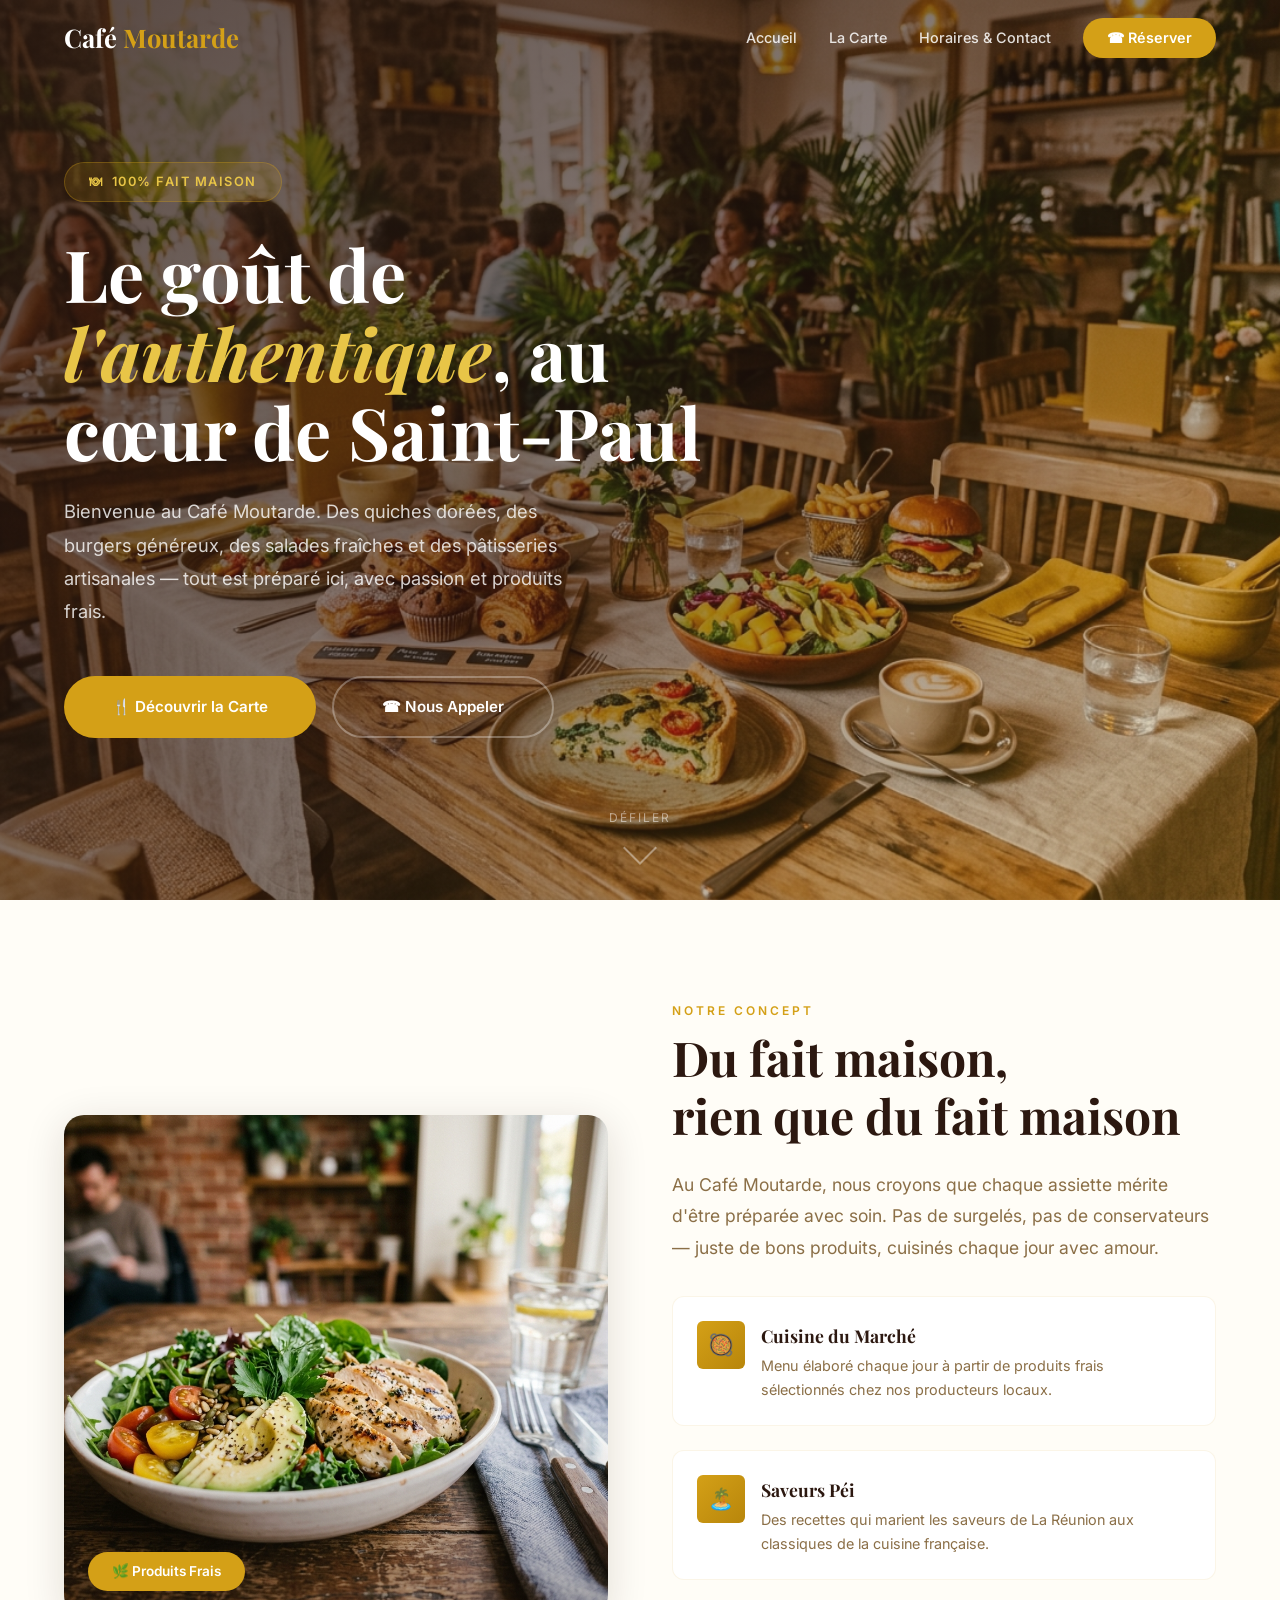
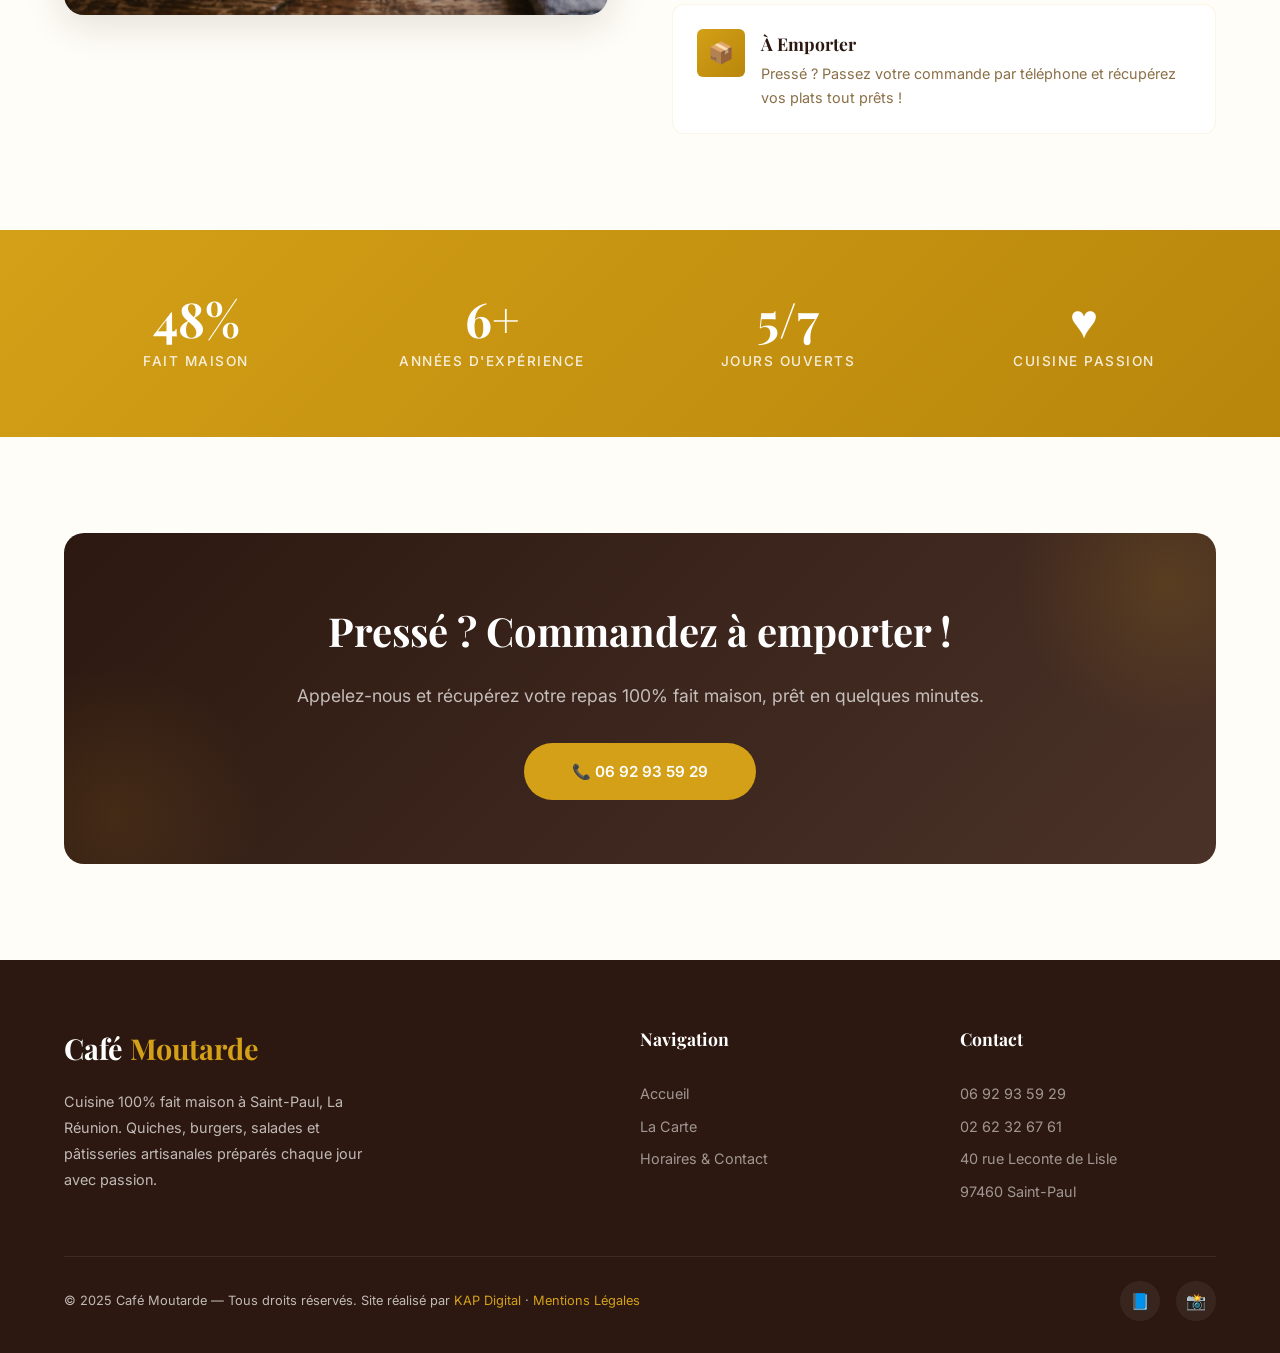
<file: index.html>
<!DOCTYPE html>
<html lang="fr">
<head>
  <meta charset="UTF-8" />
  <meta name="viewport" content="width=device-width, initial-scale=1.0" />
  <title>Café Moutarde — Cuisine 100% Fait Maison à Saint-Paul, La Réunion</title>
  <meta name="description" content="Café Moutarde vous accueille à Saint-Paul (La Réunion) pour une cuisine 100% fait maison : quiches, salades, burgers artisanaux, magret de canard et pâtisseries gourmandes. Plats à emporter disponibles." />
  <meta name="keywords" content="café moutarde, restaurant saint-paul, fait maison, la réunion, quiche, burger artisanal, plat à emporter, bellemène" />
  <meta property="og:title" content="Café Moutarde — Cuisine 100% Fait Maison" />
  <meta property="og:description" content="Restaurant de cuisine fait maison à Saint-Paul, La Réunion. Quiches, burgers, salades et pâtisseries artisanales." />
  <meta property="og:type" content="restaurant" />
  <meta property="og:image" content="images/hero.jpg" />
  <link rel="stylesheet" href="style.css" />
</head>
<body>

  <!-- ===== NAVBAR ===== -->
  <nav class="navbar" id="navbar">
    <div class="container">
      <a href="index.html" class="navbar-brand">
        <span class="navbar-logo">Café <span>Moutarde</span></span>
      </a>
      <div class="navbar-nav" id="navMenu">
        <a href="index.html" class="active">Accueil</a>
        <a href="carte.html">La Carte</a>
        <a href="contact.html">Horaires & Contact</a>
        <a href="tel:0692935929" class="nav-cta">☎ Réserver</a>
      </div>
      <div class="mobile-toggle" id="mobileToggle">
        <span></span>
        <span></span>
        <span></span>
      </div>
    </div>
  </nav>

  <!-- ===== HERO ===== -->
  <section class="hero" id="hero">
    <div class="hero-bg">
      <img src="images/hero.jpg" alt="Intérieur chaleureux du Café Moutarde avec plats faits maison" />
    </div>
    <div class="hero-overlay"></div>
    <div class="container">
      <div class="hero-content">
        <div class="hero-badge">
          <span>🍽</span>
          <span>100% Fait Maison</span>
        </div>
        <h1>Le goût de <em>l'authentique</em>, au cœur de Saint-Paul</h1>
        <p class="hero-text">
          Bienvenue au Café Moutarde. Des quiches dorées, des burgers généreux, 
          des salades fraîches et des pâtisseries artisanales — tout est préparé 
          ici, avec passion et produits frais.
        </p>
        <div class="hero-actions">
          <a href="carte.html" class="btn btn-primary">
            🍴 Découvrir la Carte
          </a>
          <a href="tel:0692935929" class="btn btn-outline">
            ☎ Nous Appeler
          </a>
        </div>
      </div>
    </div>
    <div class="hero-scroll">
      <span>Défiler</span>
      <div class="arrow"></div>
    </div>
  </section>

  <!-- ===== CONCEPT ===== -->
  <section class="concept" id="concept">
    <div class="container">
      <div class="concept-grid">
        <div class="concept-image animate-on-scroll">
          <img src="images/salade.jpg" alt="Salade fraîche fait maison au Café Moutarde" />
          <span class="concept-badge">🌿 Produits Frais</span>
        </div>
        <div class="concept-text animate-on-scroll">
          <span class="section-label">Notre Concept</span>
          <h2 class="section-title">Du fait maison,<br>rien que du fait maison</h2>
          <p class="section-subtitle">
            Au Café Moutarde, nous croyons que chaque assiette mérite d'être préparée 
            avec soin. Pas de surgelés, pas de conservateurs — juste de bons produits, 
            cuisinés chaque jour avec amour.
          </p>
          <div class="concept-features">
            <div class="concept-feature">
              <div class="concept-feature-icon">🥘</div>
              <div>
                <h4>Cuisine du Marché</h4>
                <p>Menu élaboré chaque jour à partir de produits frais sélectionnés chez nos producteurs locaux.</p>
              </div>
            </div>
            <div class="concept-feature">
              <div class="concept-feature-icon">🏝️</div>
              <div>
                <h4>Saveurs Péi</h4>
                <p>Des recettes qui marient les saveurs de La Réunion aux classiques de la cuisine française.</p>
              </div>
            </div>
            <div class="concept-feature">
              <div class="concept-feature-icon">📦</div>
              <div>
                <h4>À Emporter</h4>
                <p>Pressé ? Passez votre commande par téléphone et récupérez vos plats tout prêts !</p>
              </div>
            </div>
          </div>
        </div>
      </div>
    </div>
  </section>

  <!-- ===== STATS ===== -->
  <section class="stats">
    <div class="container">
      <div class="stats-grid">
        <div class="stat-item animate-on-scroll">
          <div class="stat-number">100%</div>
          <div class="stat-label">Fait Maison</div>
        </div>
        <div class="stat-item animate-on-scroll">
          <div class="stat-number">6+</div>
          <div class="stat-label">Années d'Expérience</div>
        </div>
        <div class="stat-item animate-on-scroll">
          <div class="stat-number">5/7</div>
          <div class="stat-label">Jours Ouverts</div>
        </div>
        <div class="stat-item animate-on-scroll">
          <div class="stat-number">♥</div>
          <div class="stat-label">Cuisine Passion</div>
        </div>
      </div>
    </div>
  </section>

  <!-- ===== CTA ===== -->
  <section class="cta-section">
    <div class="container">
      <div class="cta-box animate-on-scroll">
        <h2>Pressé ? Commandez à emporter !</h2>
        <p>
          Appelez-nous et récupérez votre repas 100% fait maison, 
          prêt en quelques minutes.
        </p>
        <a href="tel:0692935929" class="btn btn-primary">
          📞 06 92 93 59 29
        </a>
      </div>
    </div>
  </section>

  <!-- ===== FOOTER ===== -->
  <footer class="footer">
    <div class="container">
      <div class="footer-grid">
        <div class="footer-brand">
          <span class="navbar-logo">Café <span>Moutarde</span></span>
          <p>
            Cuisine 100% fait maison à Saint-Paul, La Réunion. 
            Quiches, burgers, salades et pâtisseries artisanales 
            préparés chaque jour avec passion.
          </p>
        </div>
        <div>
          <h4>Navigation</h4>
          <div class="footer-links">
            <a href="index.html">Accueil</a>
            <a href="carte.html">La Carte</a>
            <a href="contact.html">Horaires & Contact</a>
          </div>
        </div>
        <div>
          <h4>Contact</h4>
          <div class="footer-links">
            <a href="tel:0692935929">06 92 93 59 29</a>
            <a href="tel:0262326761">02 62 32 67 61</a>
            <a>40 rue Leconte de Lisle</a>
            <a>97460 Saint-Paul</a>
          </div>
        </div>
      </div>
      <div class="footer-bottom">
        <span>© 2025 Café Moutarde — Tous droits réservés. Site réalisé par <a href="https://kapdigital.re" target="_blank" rel="noopener">KAP Digital</a> · <a href="mentions-legales.html">Mentions Légales</a></span>
        <div class="footer-social">
          <a href="https://www.facebook.com" target="_blank" rel="noopener" aria-label="Facebook">📘</a>
          <a href="https://www.instagram.com" target="_blank" rel="noopener" aria-label="Instagram">📸</a>
        </div>
      </div>
    </div>
  </footer>

  <!-- ===== SCRIPTS ===== -->
  <script>
    // Navbar scroll effect
    const navbar = document.getElementById('navbar');
    window.addEventListener('scroll', () => {
      navbar.classList.toggle('scrolled', window.scrollY > 60);
    });

    // Mobile menu
    const mobileToggle = document.getElementById('mobileToggle');
    const navMenu = document.getElementById('navMenu');
    mobileToggle.addEventListener('click', () => {
      mobileToggle.classList.toggle('active');
      navMenu.classList.toggle('open');
    });
    navMenu.querySelectorAll('a').forEach(link => {
      link.addEventListener('click', () => {
        mobileToggle.classList.remove('active');
        navMenu.classList.remove('open');
      });
    });

    // Scroll animations
    const observer = new IntersectionObserver((entries) => {
      entries.forEach((entry, i) => {
        if (entry.isIntersecting) {
          setTimeout(() => entry.target.classList.add('visible'), i * 100);
          observer.unobserve(entry.target);
        }
      });
    }, { threshold: 0.15, rootMargin: '0px 0px -50px 0px' });
    document.querySelectorAll('.animate-on-scroll').forEach(el => observer.observe(el));

    // Counter animation
    const statsSection = document.querySelector('.stats');
    const statsObserver = new IntersectionObserver((entries) => {
      if (entries[0].isIntersecting) {
        document.querySelectorAll('.stat-number').forEach(el => {
          const text = el.textContent.trim();
          if (/^\d+/.test(text)) {
            const num = parseInt(text), suffix = text.replace(/^\d+/, '');
            let current = 0;
            const step = Math.ceil(num / 40);
            const interval = setInterval(() => {
              current += step;
              if (current >= num) { current = num; clearInterval(interval); }
              el.textContent = current + suffix;
            }, 30);
          }
        });
        statsObserver.unobserve(statsSection);
      }
    }, { threshold: 0.5 });
    statsObserver.observe(statsSection);
  </script>

</body>
</html>
</file>
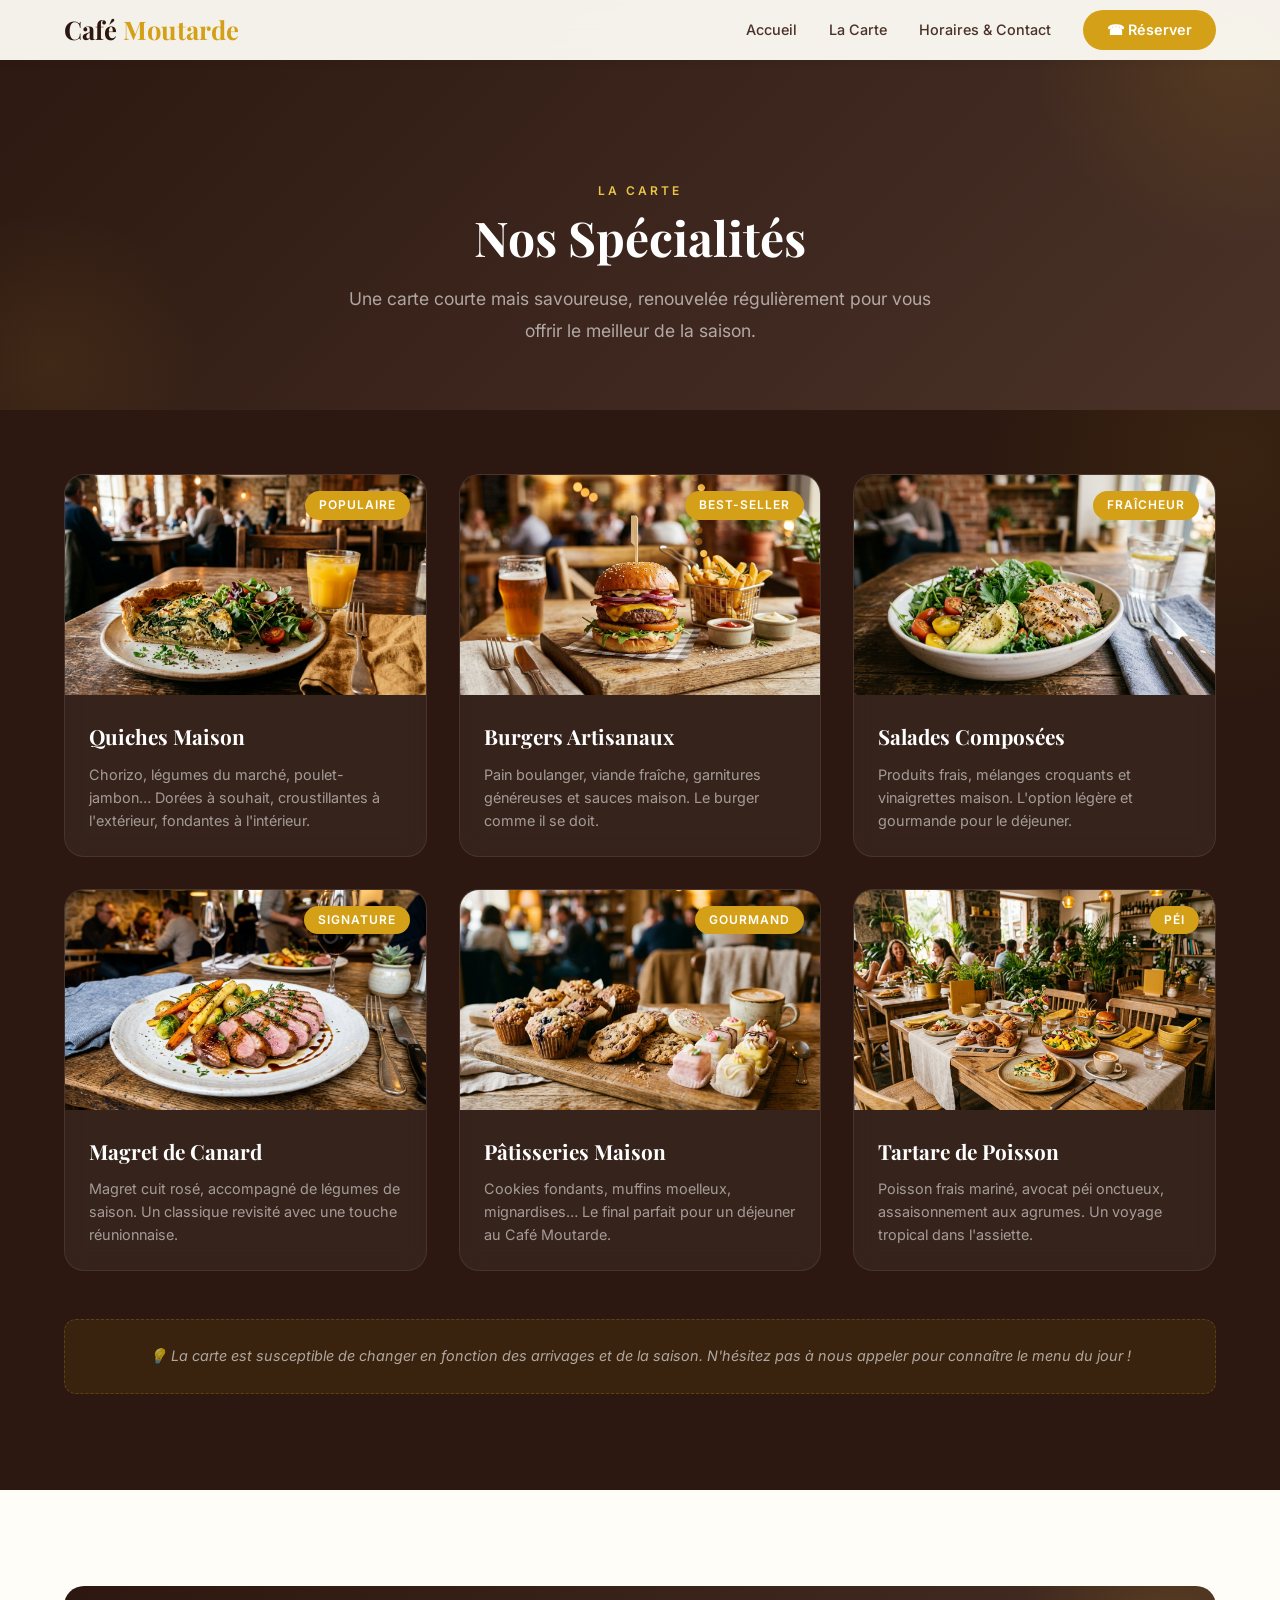
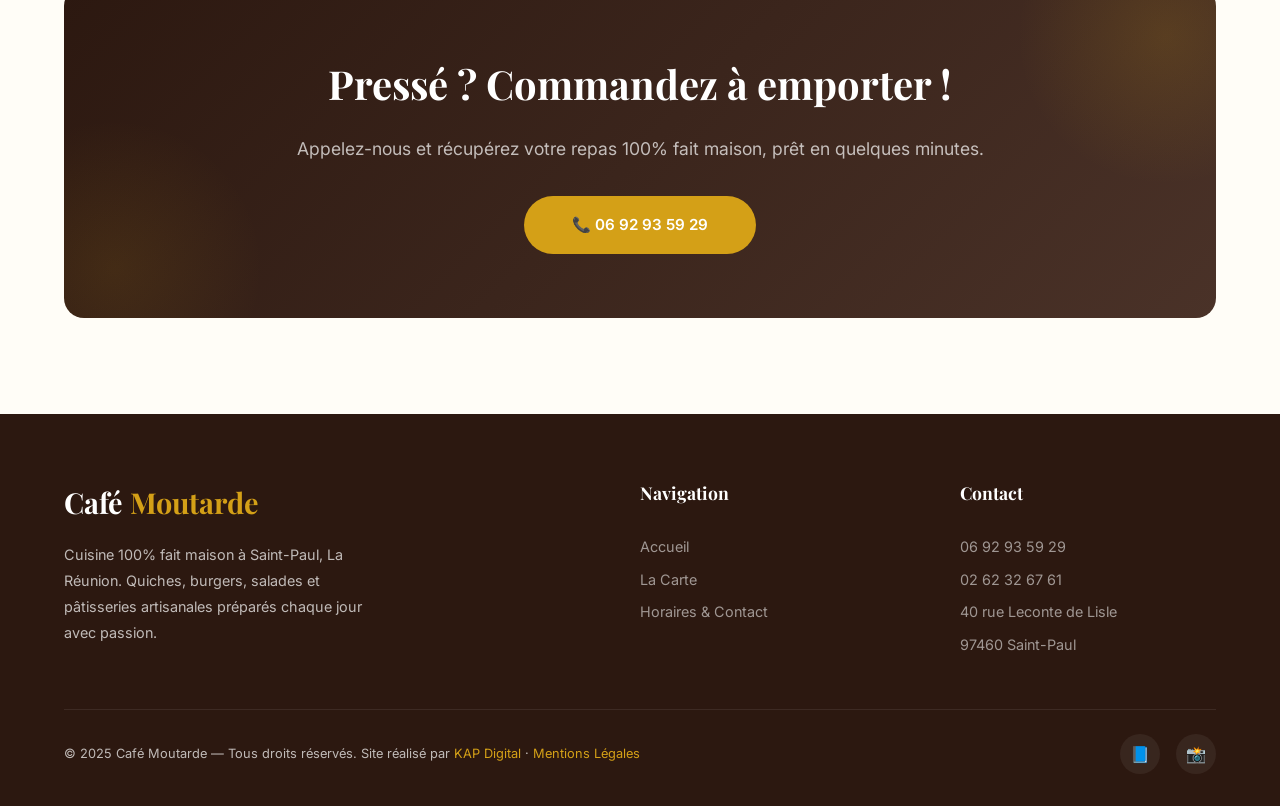
<file: carte.html>
<!DOCTYPE html>
<html lang="fr">
<head>
  <meta charset="UTF-8" />
  <meta name="viewport" content="width=device-width, initial-scale=1.0" />
  <title>La Carte — Café Moutarde | Cuisine Fait Maison à Saint-Paul</title>
  <meta name="description" content="Découvrez la carte du Café Moutarde : quiches maison, burgers artisanaux, salades composées, magret de canard, tartare de poisson et pâtisseries. Tout est 100% fait maison." />
  <meta property="og:title" content="La Carte — Café Moutarde" />
  <meta property="og:description" content="Quiches, burgers artisanaux, salades, magret et pâtisseries — tout fait maison à Saint-Paul, La Réunion." />
  <meta property="og:type" content="restaurant.menu" />
  <meta property="og:image" content="images/quiche.jpg" />
  <link rel="stylesheet" href="style.css" />
</head>
<body>

  <!-- ===== NAVBAR ===== -->
  <nav class="navbar scrolled" id="navbar">
    <div class="container">
      <a href="index.html" class="navbar-brand">
        <span class="navbar-logo">Café <span>Moutarde</span></span>
      </a>
      <div class="navbar-nav" id="navMenu">
        <a href="index.html">Accueil</a>
        <a href="carte.html" class="active">La Carte</a>
        <a href="contact.html">Horaires & Contact</a>
        <a href="tel:0692935929" class="nav-cta">☎ Réserver</a>
      </div>
      <div class="mobile-toggle" id="mobileToggle">
        <span></span>
        <span></span>
        <span></span>
      </div>
    </div>
  </nav>

  <!-- ===== PAGE HEADER ===== -->
  <section class="page-header">
    <div class="container">
      <span class="section-label">La Carte</span>
      <h1 class="section-title">Nos Spécialités</h1>
      <p class="section-subtitle">
        Une carte courte mais savoureuse, renouvelée régulièrement pour vous 
        offrir le meilleur de la saison.
      </p>
    </div>
  </section>

  <!-- ===== MENU CARDS ===== -->
  <section class="menu" style="padding-top: var(--space-3xl);">
    <div class="container">
      <div class="menu-grid">
        <!-- Card 1 -->
        <div class="menu-card animate-on-scroll">
          <div class="menu-card-image">
            <img src="images/quiche.jpg" alt="Quiche artisanale au chorizo" />
            <span class="menu-card-tag">Populaire</span>
          </div>
          <div class="menu-card-content">
            <h3>Quiches Maison</h3>
            <p>Chorizo, légumes du marché, poulet-jambon… Dorées à souhait, croustillantes à l'extérieur, fondantes à l'intérieur.</p>
          </div>
        </div>

        <!-- Card 2 -->
        <div class="menu-card animate-on-scroll">
          <div class="menu-card-image">
            <img src="images/burger.jpg" alt="Burger artisanal maison" />
            <span class="menu-card-tag">Best-seller</span>
          </div>
          <div class="menu-card-content">
            <h3>Burgers Artisanaux</h3>
            <p>Pain boulanger, viande fraîche, garnitures généreuses et sauces maison. Le burger comme il se doit.</p>
          </div>
        </div>

        <!-- Card 3 -->
        <div class="menu-card animate-on-scroll">
          <div class="menu-card-image">
            <img src="images/salade.jpg" alt="Salade composée fraîche" />
            <span class="menu-card-tag">Fraîcheur</span>
          </div>
          <div class="menu-card-content">
            <h3>Salades Composées</h3>
            <p>Produits frais, mélanges croquants et vinaigrettes maison. L'option légère et gourmande pour le déjeuner.</p>
          </div>
        </div>

        <!-- Card 4 -->
        <div class="menu-card animate-on-scroll">
          <div class="menu-card-image">
            <img src="images/magret.jpg" alt="Magret de canard" />
            <span class="menu-card-tag">Signature</span>
          </div>
          <div class="menu-card-content">
            <h3>Magret de Canard</h3>
            <p>Magret cuit rosé, accompagné de légumes de saison. Un classique revisité avec une touche réunionnaise.</p>
          </div>
        </div>

        <!-- Card 5 -->
        <div class="menu-card animate-on-scroll">
          <div class="menu-card-image">
            <img src="images/desserts.jpg" alt="Pâtisseries maison — cookies et muffins" />
            <span class="menu-card-tag">Gourmand</span>
          </div>
          <div class="menu-card-content">
            <h3>Pâtisseries Maison</h3>
            <p>Cookies fondants, muffins moelleux, mignardises… Le final parfait pour un déjeuner au Café Moutarde.</p>
          </div>
        </div>

        <!-- Card 6 -->
        <div class="menu-card animate-on-scroll">
          <div class="menu-card-image">
            <img src="images/hero.jpg" alt="Tartare de poisson à l'avocat péi" />
            <span class="menu-card-tag">Péi</span>
          </div>
          <div class="menu-card-content">
            <h3>Tartare de Poisson</h3>
            <p>Poisson frais mariné, avocat péi onctueux, assaisonnement aux agrumes. Un voyage tropical dans l'assiette.</p>
          </div>
        </div>
      </div>

      <div class="menu-note">
        💡 La carte est susceptible de changer en fonction des arrivages et de la saison. 
        N'hésitez pas à nous appeler pour connaître le menu du jour !
      </div>
    </div>
  </section>

  <!-- ===== CTA ===== -->
  <section class="cta-section">
    <div class="container">
      <div class="cta-box animate-on-scroll">
        <h2>Pressé ? Commandez à emporter !</h2>
        <p>
          Appelez-nous et récupérez votre repas 100% fait maison, 
          prêt en quelques minutes.
        </p>
        <a href="tel:0692935929" class="btn btn-primary">
          📞 06 92 93 59 29
        </a>
      </div>
    </div>
  </section>

  <!-- ===== FOOTER ===== -->
  <footer class="footer">
    <div class="container">
      <div class="footer-grid">
        <div class="footer-brand">
          <span class="navbar-logo">Café <span>Moutarde</span></span>
          <p>
            Cuisine 100% fait maison à Saint-Paul, La Réunion. 
            Quiches, burgers, salades et pâtisseries artisanales 
            préparés chaque jour avec passion.
          </p>
        </div>
        <div>
          <h4>Navigation</h4>
          <div class="footer-links">
            <a href="index.html">Accueil</a>
            <a href="carte.html">La Carte</a>
            <a href="contact.html">Horaires & Contact</a>
          </div>
        </div>
        <div>
          <h4>Contact</h4>
          <div class="footer-links">
            <a href="tel:0692935929">06 92 93 59 29</a>
            <a href="tel:0262326761">02 62 32 67 61</a>
            <a>40 rue Leconte de Lisle</a>
            <a>97460 Saint-Paul</a>
          </div>
        </div>
      </div>
      <div class="footer-bottom">
        <span>© 2025 Café Moutarde — Tous droits réservés. Site réalisé par <a href="https://kapdigital.re" target="_blank" rel="noopener">KAP Digital</a> · <a href="mentions-legales.html">Mentions Légales</a></span>
        <div class="footer-social">
          <a href="https://www.facebook.com" target="_blank" rel="noopener" aria-label="Facebook">📘</a>
          <a href="https://www.instagram.com" target="_blank" rel="noopener" aria-label="Instagram">📸</a>
        </div>
      </div>
    </div>
  </footer>

  <!-- ===== SCRIPTS ===== -->
  <script>
    // Mobile menu
    const mobileToggle = document.getElementById('mobileToggle');
    const navMenu = document.getElementById('navMenu');
    mobileToggle.addEventListener('click', () => {
      mobileToggle.classList.toggle('active');
      navMenu.classList.toggle('open');
    });
    navMenu.querySelectorAll('a').forEach(link => {
      link.addEventListener('click', () => {
        mobileToggle.classList.remove('active');
        navMenu.classList.remove('open');
      });
    });

    // Scroll animations
    const observer = new IntersectionObserver((entries) => {
      entries.forEach((entry, i) => {
        if (entry.isIntersecting) {
          setTimeout(() => entry.target.classList.add('visible'), i * 100);
          observer.unobserve(entry.target);
        }
      });
    }, { threshold: 0.15, rootMargin: '0px 0px -50px 0px' });
    document.querySelectorAll('.animate-on-scroll').forEach(el => observer.observe(el));
  </script>

</body>
</html>
</file>
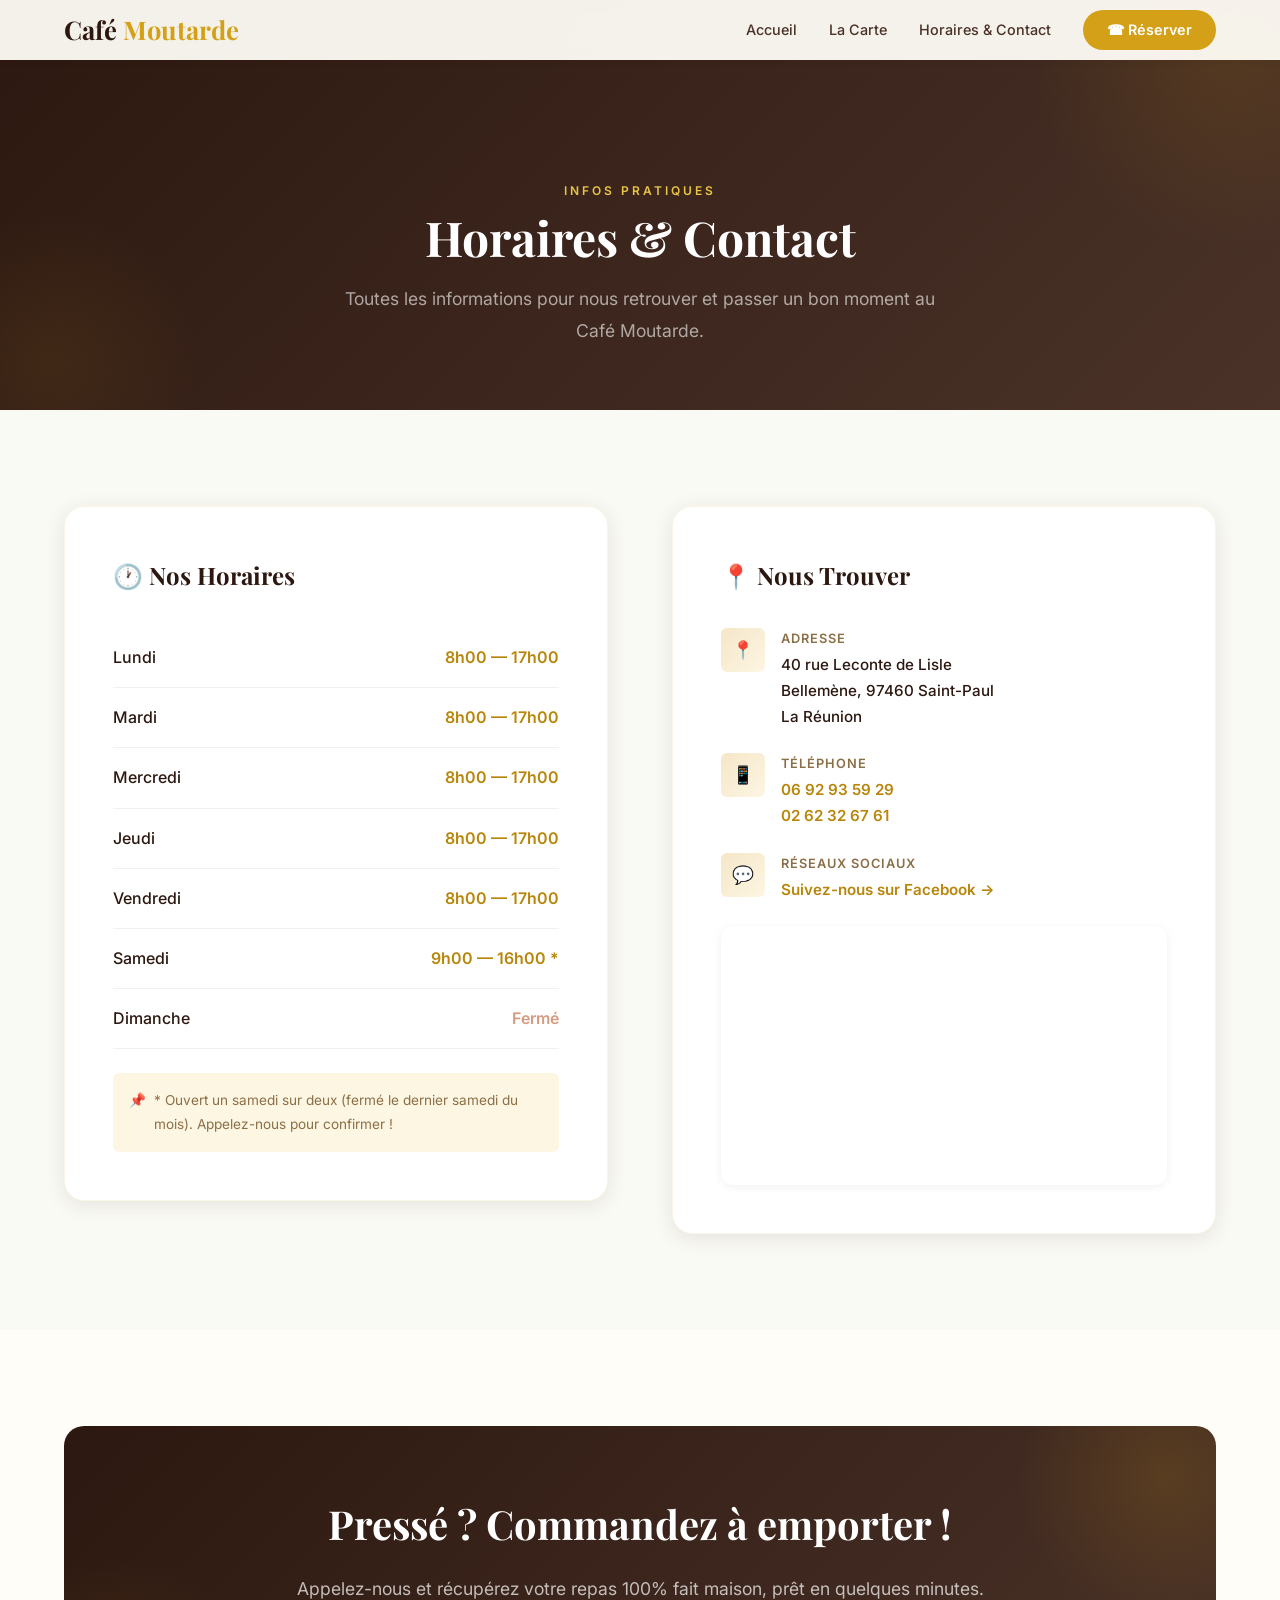
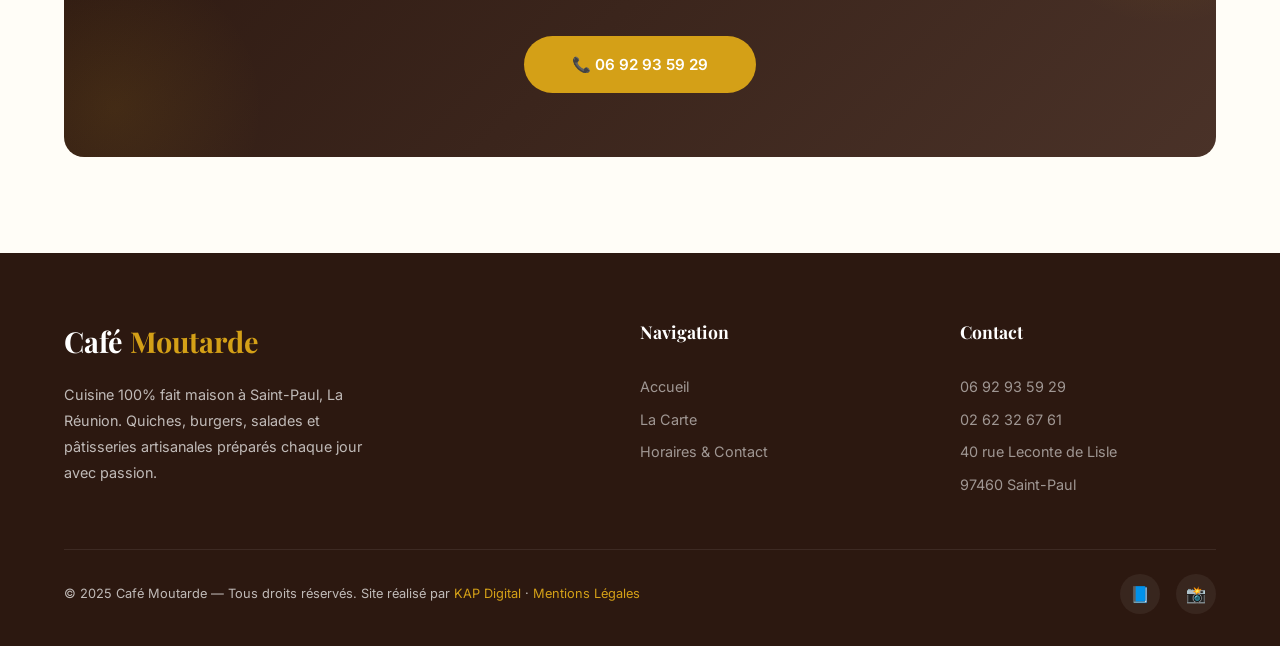
<file: contact.html>
<!DOCTYPE html>
<html lang="fr">
<head>
  <meta charset="UTF-8" />
  <meta name="viewport" content="width=device-width, initial-scale=1.0" />
  <title>Horaires & Contact — Café Moutarde | Saint-Paul, La Réunion</title>
  <meta name="description" content="Retrouvez les horaires d'ouverture et les coordonnées du Café Moutarde : 40 rue Leconte de Lisle, Bellemène, 97460 Saint-Paul. Tél : 06 92 93 59 29." />
  <meta property="og:title" content="Horaires & Contact — Café Moutarde" />
  <meta property="og:description" content="Ouvert du lundi au vendredi 8h-17h. 40 rue Leconte de Lisle, Saint-Paul, La Réunion. Appelez-nous !" />
  <meta property="og:type" content="restaurant" />
  <meta property="og:image" content="images/hero.jpg" />
  <link rel="stylesheet" href="style.css" />
</head>
<body>

  <!-- ===== NAVBAR ===== -->
  <nav class="navbar scrolled" id="navbar">
    <div class="container">
      <a href="index.html" class="navbar-brand">
        <span class="navbar-logo">Café <span>Moutarde</span></span>
      </a>
      <div class="navbar-nav" id="navMenu">
        <a href="index.html">Accueil</a>
        <a href="carte.html">La Carte</a>
        <a href="contact.html" class="active">Horaires & Contact</a>
        <a href="tel:0692935929" class="nav-cta">☎ Réserver</a>
      </div>
      <div class="mobile-toggle" id="mobileToggle">
        <span></span>
        <span></span>
        <span></span>
      </div>
    </div>
  </nav>

  <!-- ===== PAGE HEADER ===== -->
  <section class="page-header">
    <div class="container">
      <span class="section-label">Infos Pratiques</span>
      <h1 class="section-title">Horaires & Contact</h1>
      <p class="section-subtitle">
        Toutes les informations pour nous retrouver et passer un bon moment au Café Moutarde.
      </p>
    </div>
  </section>

  <!-- ===== HORAIRES & CONTACT ===== -->
  <section class="horaires">
    <div class="container">
      <div class="horaires-grid">
        <!-- Horaires -->
        <div class="horaires-card animate-on-scroll">
          <h3>🕐 Nos Horaires</h3>
          <div class="horaire-row">
            <span class="horaire-day">Lundi</span>
            <span class="horaire-time">8h00 — 17h00</span>
          </div>
          <div class="horaire-row">
            <span class="horaire-day">Mardi</span>
            <span class="horaire-time">8h00 — 17h00</span>
          </div>
          <div class="horaire-row">
            <span class="horaire-day">Mercredi</span>
            <span class="horaire-time">8h00 — 17h00</span>
          </div>
          <div class="horaire-row">
            <span class="horaire-day">Jeudi</span>
            <span class="horaire-time">8h00 — 17h00</span>
          </div>
          <div class="horaire-row">
            <span class="horaire-day">Vendredi</span>
            <span class="horaire-time">8h00 — 17h00</span>
          </div>
          <div class="horaire-row">
            <span class="horaire-day">Samedi</span>
            <span class="horaire-time">9h00 — 16h00 *</span>
          </div>
          <div class="horaire-row">
            <span class="horaire-day">Dimanche</span>
            <span class="horaire-time closed">Fermé</span>
          </div>
          <div class="horaires-note">
            <strong>📌</strong>
            <span>* Ouvert un samedi sur deux (fermé le dernier samedi du mois). Appelez-nous pour confirmer !</span>
          </div>
        </div>

        <!-- Contact -->
        <div class="contact-card animate-on-scroll">
          <h3>📍 Nous Trouver</h3>

          <div class="contact-item">
            <div class="contact-icon">📍</div>
            <div>
              <h4>Adresse</h4>
              <p>40 rue Leconte de Lisle<br>Bellemène, 97460 Saint-Paul<br>La Réunion</p>
            </div>
          </div>

          <div class="contact-item">
            <div class="contact-icon">📱</div>
            <div>
              <h4>Téléphone</h4>
              <p>
                <a href="tel:0692935929">06 92 93 59 29</a><br>
                <a href="tel:0262326761">02 62 32 67 61</a>
              </p>
            </div>
          </div>

          <div class="contact-item">
            <div class="contact-icon">💬</div>
            <div>
              <h4>Réseaux Sociaux</h4>
              <p><a href="https://www.facebook.com" target="_blank" rel="noopener">Suivez-nous sur Facebook →</a></p>
            </div>
          </div>

          <div class="map-embed">
            <iframe 
              src="https://www.google.com/maps/embed?pb=!1m18!1m12!1m3!1d3740.5!2d55.27!3d-21.00!2m3!1f0!2f0!3f0!3m2!1i1024!2i768!4f13.1!3m3!1m2!1s0x0%3A0x0!2s40+rue+Leconte+de+Lisle+97460+Saint-Paul!5e0!3m2!1sfr!2sre!4v1" 
              allowfullscreen="" 
              loading="lazy"
              title="Localisation Café Moutarde sur Google Maps"
            ></iframe>
          </div>
        </div>
      </div>
    </div>
  </section>

  <!-- ===== CTA ===== -->
  <section class="cta-section">
    <div class="container">
      <div class="cta-box animate-on-scroll">
        <h2>Pressé ? Commandez à emporter !</h2>
        <p>
          Appelez-nous et récupérez votre repas 100% fait maison, 
          prêt en quelques minutes.
        </p>
        <a href="tel:0692935929" class="btn btn-primary">
          📞 06 92 93 59 29
        </a>
      </div>
    </div>
  </section>

  <!-- ===== FOOTER ===== -->
  <footer class="footer">
    <div class="container">
      <div class="footer-grid">
        <div class="footer-brand">
          <span class="navbar-logo">Café <span>Moutarde</span></span>
          <p>
            Cuisine 100% fait maison à Saint-Paul, La Réunion. 
            Quiches, burgers, salades et pâtisseries artisanales 
            préparés chaque jour avec passion.
          </p>
        </div>
        <div>
          <h4>Navigation</h4>
          <div class="footer-links">
            <a href="index.html">Accueil</a>
            <a href="carte.html">La Carte</a>
            <a href="contact.html">Horaires & Contact</a>
          </div>
        </div>
        <div>
          <h4>Contact</h4>
          <div class="footer-links">
            <a href="tel:0692935929">06 92 93 59 29</a>
            <a href="tel:0262326761">02 62 32 67 61</a>
            <a>40 rue Leconte de Lisle</a>
            <a>97460 Saint-Paul</a>
          </div>
        </div>
      </div>
      <div class="footer-bottom">
        <span>© 2025 Café Moutarde — Tous droits réservés. Site réalisé par <a href="https://kapdigital.re" target="_blank" rel="noopener">KAP Digital</a> · <a href="mentions-legales.html">Mentions Légales</a></span>
        <div class="footer-social">
          <a href="https://www.facebook.com" target="_blank" rel="noopener" aria-label="Facebook">📘</a>
          <a href="https://www.instagram.com" target="_blank" rel="noopener" aria-label="Instagram">📸</a>
        </div>
      </div>
    </div>
  </footer>

  <!-- ===== SCRIPTS ===== -->
  <script>
    // Mobile menu
    const mobileToggle = document.getElementById('mobileToggle');
    const navMenu = document.getElementById('navMenu');
    mobileToggle.addEventListener('click', () => {
      mobileToggle.classList.toggle('active');
      navMenu.classList.toggle('open');
    });
    navMenu.querySelectorAll('a').forEach(link => {
      link.addEventListener('click', () => {
        mobileToggle.classList.remove('active');
        navMenu.classList.remove('open');
      });
    });

    // Scroll animations
    const observer = new IntersectionObserver((entries) => {
      entries.forEach((entry, i) => {
        if (entry.isIntersecting) {
          setTimeout(() => entry.target.classList.add('visible'), i * 100);
          observer.unobserve(entry.target);
        }
      });
    }, { threshold: 0.15, rootMargin: '0px 0px -50px 0px' });
    document.querySelectorAll('.animate-on-scroll').forEach(el => observer.observe(el));
  </script>

</body>
</html>
</file>
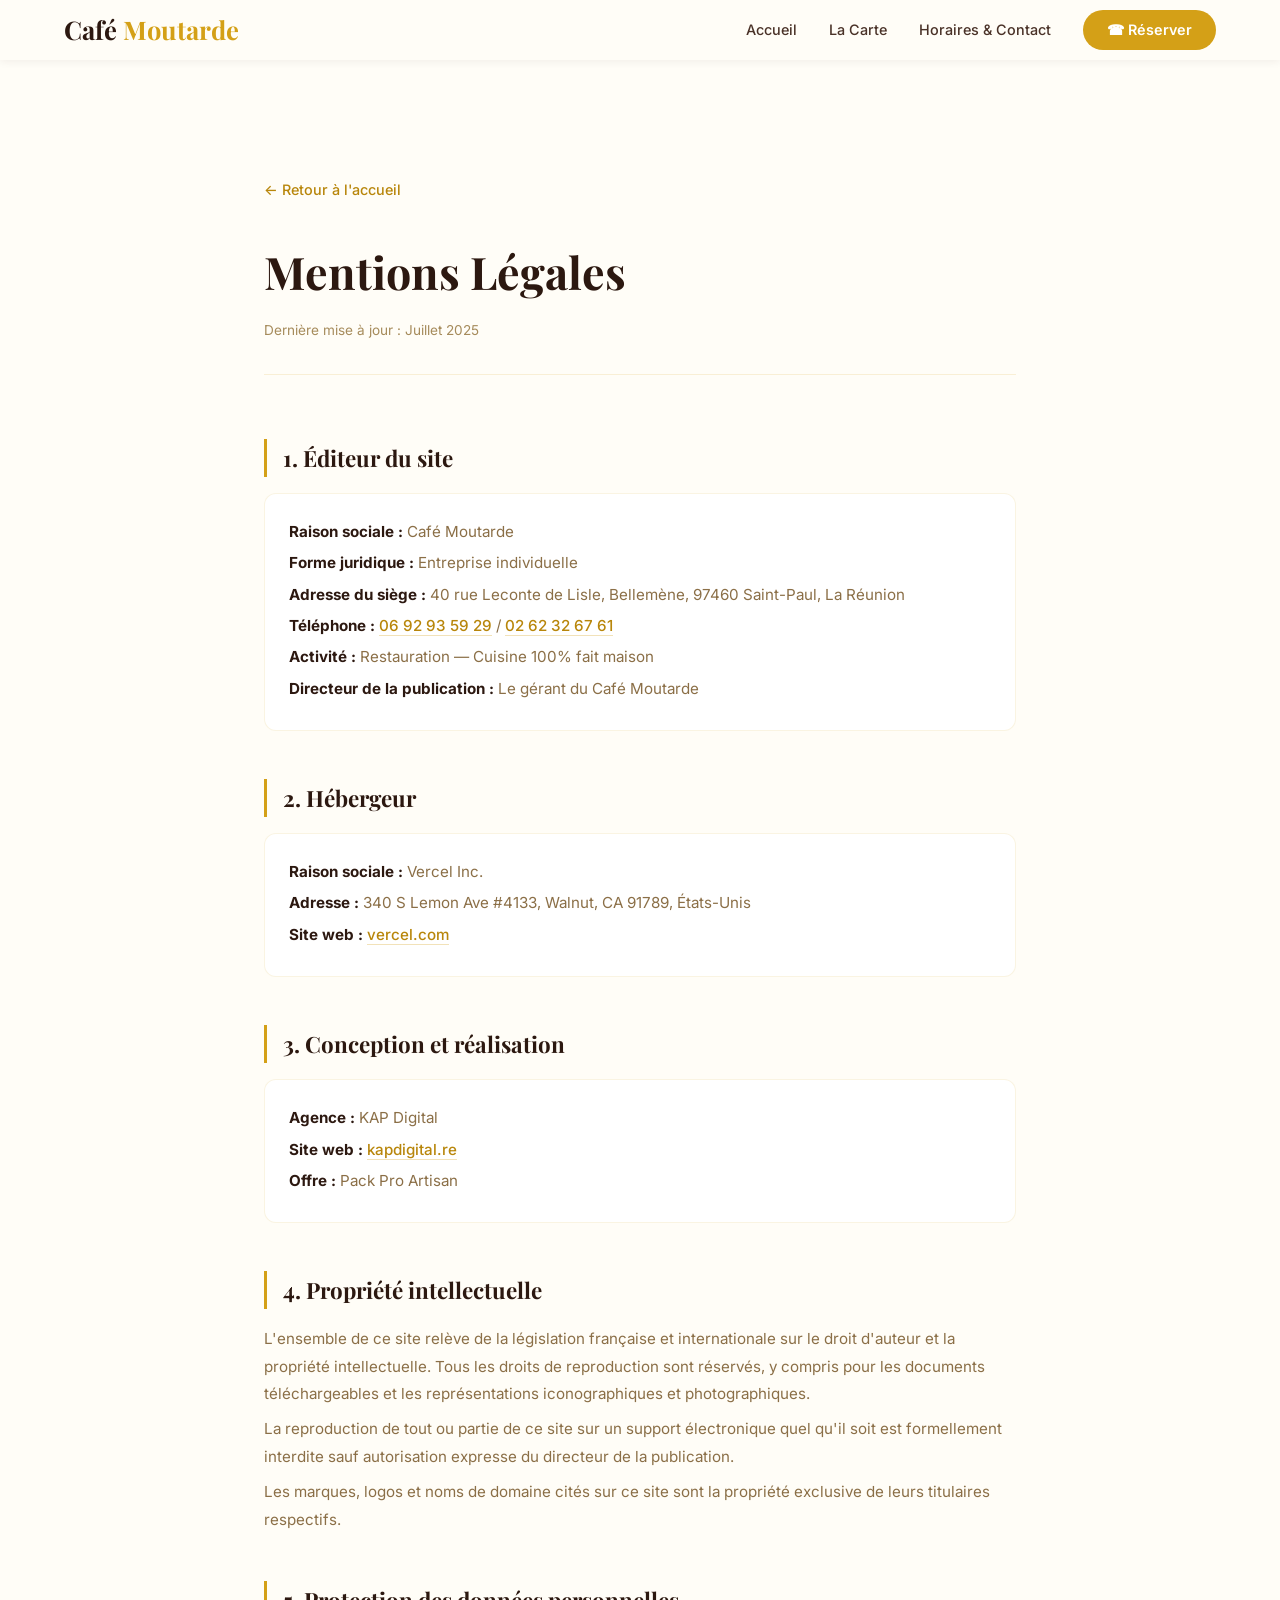
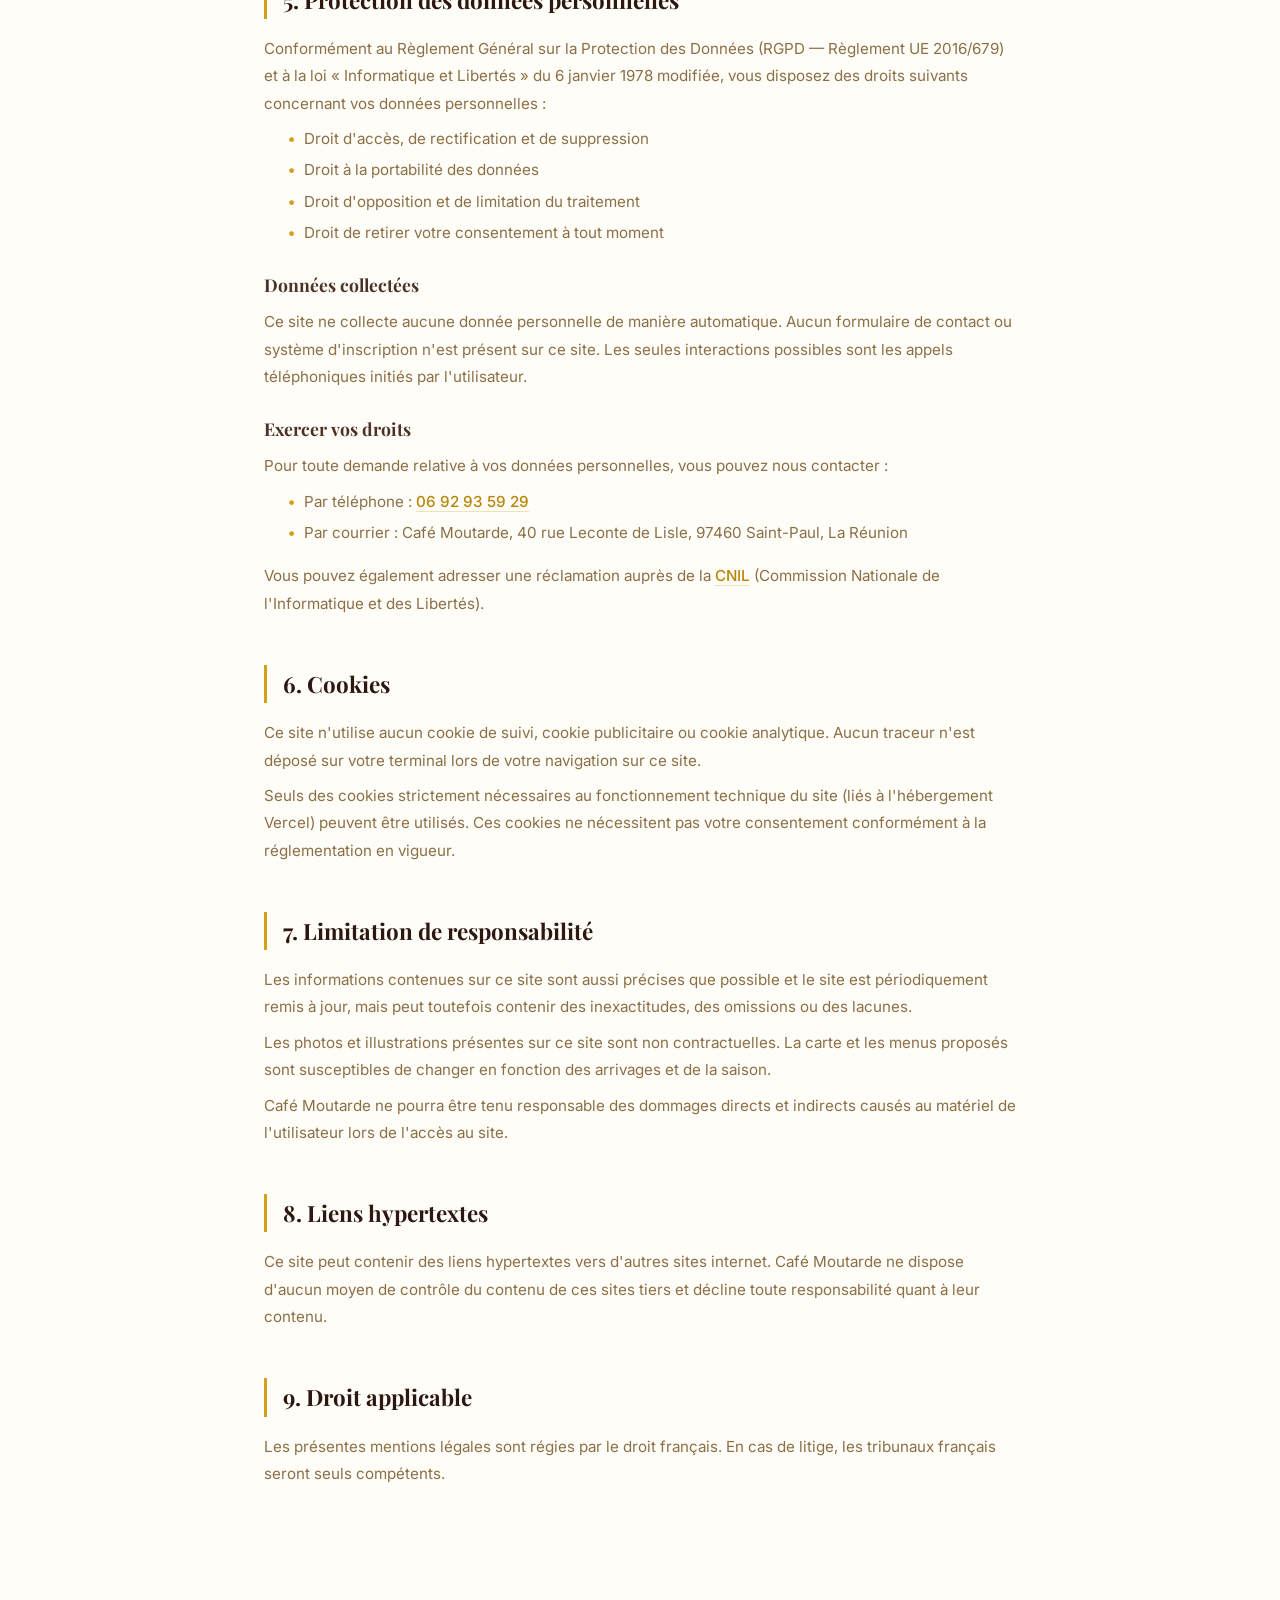
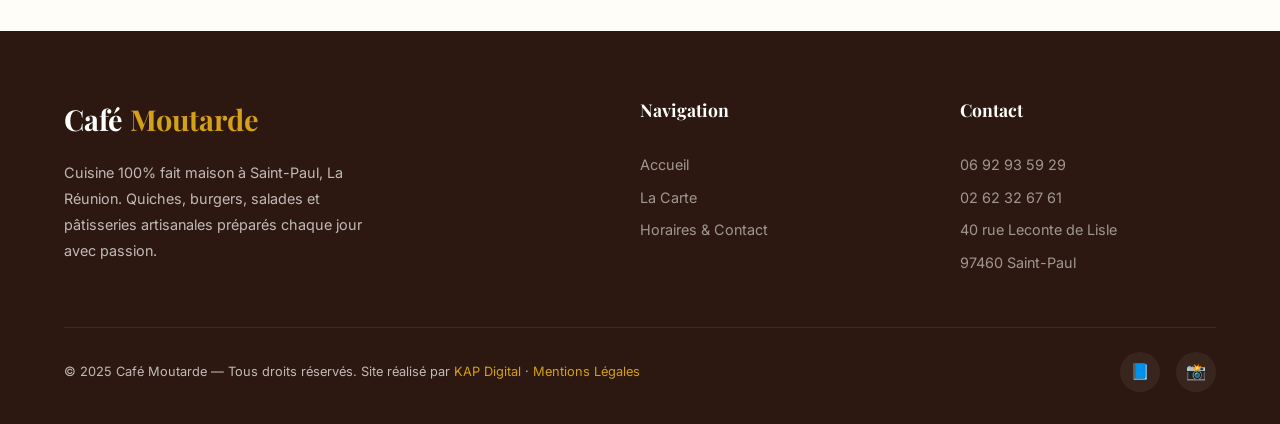
<file: mentions-legales.html>
<!DOCTYPE html>
<html lang="fr">
<head>
  <meta charset="UTF-8" />
  <meta name="viewport" content="width=device-width, initial-scale=1.0" />
  <title>Mentions Légales — Café Moutarde</title>
  <meta name="description" content="Mentions légales du site Café Moutarde, restaurant de cuisine fait maison à Saint-Paul, La Réunion." />
  <meta name="robots" content="noindex, follow" />
  <link rel="stylesheet" href="style.css" />
  <style>
    .legal-page {
      padding: calc(var(--space-4xl) + 80px) 0 var(--space-4xl);
      background: var(--cream);
      min-height: 100vh;
    }

    .legal-page .container {
      max-width: 800px;
    }

    .legal-back {
      display: inline-flex;
      align-items: center;
      gap: var(--space-sm);
      font-size: 0.9rem;
      font-weight: 500;
      color: var(--mustard-dark);
      margin-bottom: var(--space-xl);
      transition: all 0.3s;
    }

    .legal-back:hover {
      color: var(--mustard);
      transform: translateX(-4px);
    }

    .legal-page h1 {
      font-family: var(--font-display);
      font-size: clamp(2rem, 4vw, 2.8rem);
      color: var(--espresso);
      margin-bottom: var(--space-sm);
    }

    .legal-date {
      font-size: 0.85rem;
      color: var(--wood-light);
      margin-bottom: var(--space-3xl);
      padding-bottom: var(--space-xl);
      border-bottom: 1px solid rgba(212, 160, 23, 0.15);
    }

    .legal-section {
      margin-bottom: var(--space-2xl);
    }

    .legal-section h2 {
      font-family: var(--font-display);
      font-size: 1.4rem;
      color: var(--espresso);
      margin-bottom: var(--space-md);
      padding-left: var(--space-md);
      border-left: 3px solid var(--mustard);
    }

    .legal-section h3 {
      font-family: var(--font-display);
      font-size: 1.1rem;
      color: var(--espresso-light);
      margin-top: var(--space-lg);
      margin-bottom: var(--space-sm);
    }

    .legal-section p,
    .legal-section li {
      font-size: 0.95rem;
      color: var(--wood);
      line-height: 1.8;
      margin-bottom: var(--space-sm);
    }

    .legal-section ul {
      padding-left: var(--space-lg);
      margin-bottom: var(--space-md);
    }

    .legal-section ul li {
      position: relative;
      padding-left: var(--space-md);
      margin-bottom: var(--space-xs);
    }

    .legal-section ul li::before {
      content: '•';
      position: absolute;
      left: 0;
      color: var(--mustard);
      font-weight: 700;
    }

    .legal-section a {
      color: var(--mustard-dark);
      font-weight: 500;
      border-bottom: 1px solid rgba(212, 160, 23, 0.3);
      transition: all 0.3s;
    }

    .legal-section a:hover {
      color: var(--mustard);
      border-bottom-color: var(--mustard);
    }

    .legal-info-box {
      background: var(--white);
      border: 1px solid rgba(212, 160, 23, 0.12);
      border-radius: var(--radius-md);
      padding: var(--space-lg);
      margin: var(--space-md) 0;
    }

    .legal-info-box p {
      margin-bottom: var(--space-xs);
    }

    .legal-info-box strong {
      color: var(--espresso);
    }
  </style>
</head>
<body>

  <!-- ===== NAVBAR ===== -->
  <nav class="navbar scrolled" id="navbar">
    <div class="container">
      <a href="index.html" class="navbar-brand">
        <span class="navbar-logo">Café <span>Moutarde</span></span>
      </a>
      <div class="navbar-nav" id="navMenu">
        <a href="index.html">Accueil</a>
        <a href="carte.html">La Carte</a>
        <a href="contact.html">Horaires & Contact</a>
        <a href="tel:0692935929" class="nav-cta">☎ Réserver</a>
      </div>
      <div class="mobile-toggle" id="mobileToggle">
        <span></span>
        <span></span>
        <span></span>
      </div>
    </div>
  </nav>

  <!-- ===== LEGAL CONTENT ===== -->
  <main class="legal-page">
    <div class="container">

      <a href="index.html" class="legal-back">← Retour à l'accueil</a>

      <h1>Mentions Légales</h1>
      <p class="legal-date">Dernière mise à jour : Juillet 2025</p>

      <!-- 1. Éditeur -->
      <div class="legal-section">
        <h2>1. Éditeur du site</h2>
        <div class="legal-info-box">
          <p><strong>Raison sociale :</strong> Café Moutarde</p>
          <p><strong>Forme juridique :</strong> Entreprise individuelle</p>
          <p><strong>Adresse du siège :</strong> 40 rue Leconte de Lisle, Bellemène, 97460 Saint-Paul, La Réunion</p>
          <p><strong>Téléphone :</strong> <a href="tel:0692935929">06 92 93 59 29</a> / <a href="tel:0262326761">02 62 32 67 61</a></p>
          <p><strong>Activité :</strong> Restauration — Cuisine 100% fait maison</p>
          <p><strong>Directeur de la publication :</strong> Le gérant du Café Moutarde</p>
        </div>
      </div>

      <!-- 2. Hébergeur -->
      <div class="legal-section">
        <h2>2. Hébergeur</h2>
        <div class="legal-info-box">
          <p><strong>Raison sociale :</strong> Vercel Inc.</p>
          <p><strong>Adresse :</strong> 340 S Lemon Ave #4133, Walnut, CA 91789, États-Unis</p>
          <p><strong>Site web :</strong> <a href="https://vercel.com" target="_blank" rel="noopener">vercel.com</a></p>
        </div>
      </div>

      <!-- 3. Conception -->
      <div class="legal-section">
        <h2>3. Conception et réalisation</h2>
        <div class="legal-info-box">
          <p><strong>Agence :</strong> KAP Digital</p>
          <p><strong>Site web :</strong> <a href="https://kapdigital.re" target="_blank" rel="noopener">kapdigital.re</a></p>
          <p><strong>Offre :</strong> Pack Pro Artisan</p>
        </div>
      </div>

      <!-- 4. Propriété intellectuelle -->
      <div class="legal-section">
        <h2>4. Propriété intellectuelle</h2>
        <p>
          L'ensemble de ce site relève de la législation française et internationale sur le droit d'auteur 
          et la propriété intellectuelle. Tous les droits de reproduction sont réservés, y compris pour 
          les documents téléchargeables et les représentations iconographiques et photographiques.
        </p>
        <p>
          La reproduction de tout ou partie de ce site sur un support électronique quel qu'il soit est 
          formellement interdite sauf autorisation expresse du directeur de la publication.
        </p>
        <p>
          Les marques, logos et noms de domaine cités sur ce site sont la propriété exclusive de leurs 
          titulaires respectifs.
        </p>
      </div>

      <!-- 5. Données personnelles & RGPD -->
      <div class="legal-section">
        <h2>5. Protection des données personnelles</h2>
        <p>
          Conformément au Règlement Général sur la Protection des Données (RGPD — Règlement UE 2016/679) 
          et à la loi « Informatique et Libertés » du 6 janvier 1978 modifiée, vous disposez des droits 
          suivants concernant vos données personnelles :
        </p>
        <ul>
          <li>Droit d'accès, de rectification et de suppression</li>
          <li>Droit à la portabilité des données</li>
          <li>Droit d'opposition et de limitation du traitement</li>
          <li>Droit de retirer votre consentement à tout moment</li>
        </ul>

        <h3>Données collectées</h3>
        <p>
          Ce site ne collecte aucune donnée personnelle de manière automatique. 
          Aucun formulaire de contact ou système d'inscription n'est présent sur ce site. 
          Les seules interactions possibles sont les appels téléphoniques initiés par l'utilisateur.
        </p>

        <h3>Exercer vos droits</h3>
        <p>
          Pour toute demande relative à vos données personnelles, vous pouvez nous contacter :
        </p>
        <ul>
          <li>Par téléphone : <a href="tel:0692935929">06 92 93 59 29</a></li>
          <li>Par courrier : Café Moutarde, 40 rue Leconte de Lisle, 97460 Saint-Paul, La Réunion</li>
        </ul>
        <p>
          Vous pouvez également adresser une réclamation auprès de la 
          <a href="https://www.cnil.fr" target="_blank" rel="noopener">CNIL</a> 
          (Commission Nationale de l'Informatique et des Libertés).
        </p>
      </div>

      <!-- 6. Cookies -->
      <div class="legal-section">
        <h2>6. Cookies</h2>
        <p>
          Ce site n'utilise aucun cookie de suivi, cookie publicitaire ou cookie analytique. 
          Aucun traceur n'est déposé sur votre terminal lors de votre navigation sur ce site.
        </p>
        <p>
          Seuls des cookies strictement nécessaires au fonctionnement technique du site 
          (liés à l'hébergement Vercel) peuvent être utilisés. Ces cookies ne nécessitent 
          pas votre consentement conformément à la réglementation en vigueur.
        </p>
      </div>

      <!-- 7. Responsabilité -->
      <div class="legal-section">
        <h2>7. Limitation de responsabilité</h2>
        <p>
          Les informations contenues sur ce site sont aussi précises que possible et le site 
          est périodiquement remis à jour, mais peut toutefois contenir des inexactitudes, des 
          omissions ou des lacunes.
        </p>
        <p>
          Les photos et illustrations présentes sur ce site sont non contractuelles. 
          La carte et les menus proposés sont susceptibles de changer en fonction des 
          arrivages et de la saison.
        </p>
        <p>
          Café Moutarde ne pourra être tenu responsable des dommages directs et indirects 
          causés au matériel de l'utilisateur lors de l'accès au site.
        </p>
      </div>

      <!-- 8. Liens hypertextes -->
      <div class="legal-section">
        <h2>8. Liens hypertextes</h2>
        <p>
          Ce site peut contenir des liens hypertextes vers d'autres sites internet. 
          Café Moutarde ne dispose d'aucun moyen de contrôle du contenu de ces sites tiers 
          et décline toute responsabilité quant à leur contenu.
        </p>
      </div>

      <!-- 9. Droit applicable -->
      <div class="legal-section">
        <h2>9. Droit applicable</h2>
        <p>
          Les présentes mentions légales sont régies par le droit français. 
          En cas de litige, les tribunaux français seront seuls compétents.
        </p>
      </div>

    </div>
  </main>

  <!-- ===== FOOTER ===== -->
  <footer class="footer">
    <div class="container">
      <div class="footer-grid">
        <div class="footer-brand">
          <span class="navbar-logo">Café <span>Moutarde</span></span>
          <p>
            Cuisine 100% fait maison à Saint-Paul, La Réunion. 
            Quiches, burgers, salades et pâtisseries artisanales 
            préparés chaque jour avec passion.
          </p>
        </div>
        <div>
          <h4>Navigation</h4>
          <div class="footer-links">
            <a href="index.html">Accueil</a>
            <a href="carte.html">La Carte</a>
            <a href="contact.html">Horaires & Contact</a>
          </div>
        </div>
        <div>
          <h4>Contact</h4>
          <div class="footer-links">
            <a href="tel:0692935929">06 92 93 59 29</a>
            <a href="tel:0262326761">02 62 32 67 61</a>
            <a>40 rue Leconte de Lisle</a>
            <a>97460 Saint-Paul</a>
          </div>
        </div>
      </div>
      <div class="footer-bottom">
        <span>© 2025 Café Moutarde — Tous droits réservés. Site réalisé par <a href="https://kapdigital.re" target="_blank" rel="noopener">KAP Digital</a> · <a href="mentions-legales.html">Mentions Légales</a></span>
        <div class="footer-social">
          <a href="https://www.facebook.com" target="_blank" rel="noopener" aria-label="Facebook">📘</a>
          <a href="https://www.instagram.com" target="_blank" rel="noopener" aria-label="Instagram">📸</a>
        </div>
      </div>
    </div>
  </footer>

  <!-- ===== SCRIPTS ===== -->
  <script>
    // Mobile menu
    const mobileToggle = document.getElementById('mobileToggle');
    const navMenu = document.getElementById('navMenu');
    mobileToggle.addEventListener('click', () => {
      mobileToggle.classList.toggle('active');
      navMenu.classList.toggle('open');
    });
    navMenu.querySelectorAll('a').forEach(link => {
      link.addEventListener('click', () => {
        mobileToggle.classList.remove('active');
        navMenu.classList.remove('open');
      });
    });
  </script>

</body>
</html>
</file>
<file: style.css>
/* ========================================
   CAFÉ MOUTARDE — Design System
   Palette : Moutarde / Ambre / Bois chaud
   ======================================== */

@import url('https://fonts.googleapis.com/css2?family=Playfair+Display:ital,wght@0,400;0,600;0,700;1,400&family=Inter:wght@300;400;500;600;700&display=swap');

/* --- CSS Custom Properties --- */
:root {
  /* Brand Colors */
  --mustard:        #D4A017;
  --mustard-light:  #E8C547;
  --mustard-dark:   #B8860B;
  --amber:          #F5E6C8;
  --amber-light:    #FDF6E3;
  --cream:          #FFFDF7;
  --espresso:       #2C1810;
  --espresso-light: #4A3228;
  --wood:           #8B6F47;
  --wood-light:     #A68B5B;
  --sage:           #7A8B6F;
  --terracotta:     #C4724B;
  --white:          #FFFFFF;
  --off-white:      #FAFAF5;

  /* Typography */
  --font-display: 'Playfair Display', Georgia, serif;
  --font-body:    'Inter', -apple-system, BlinkMacSystemFont, sans-serif;

  /* Spacing */
  --space-xs:  0.25rem;
  --space-sm:  0.5rem;
  --space-md:  1rem;
  --space-lg:  1.5rem;
  --space-xl:  2rem;
  --space-2xl: 3rem;
  --space-3xl: 4rem;
  --space-4xl: 6rem;

  /* Radius */
  --radius-sm:   6px;
  --radius-md:   12px;
  --radius-lg:   20px;
  --radius-pill:  50px;
  --radius-full:  50%;

  /* Shadows */
  --shadow-sm:   0 2px 8px  rgba(44, 24, 16, 0.06);
  --shadow-md:   0 4px 20px rgba(44, 24, 16, 0.10);
  --shadow-lg:   0 8px 40px rgba(44, 24, 16, 0.14);
  --shadow-glow: 0 0 30px   rgba(212, 160, 23, 0.20);

  /* Transitions */
  --ease-out:  cubic-bezier(0.16, 1, 0.3, 1);
  --ease-smooth: cubic-bezier(0.4, 0, 0.2, 1);
  --duration:  0.4s;
}

/* --- Reset & Base --- */
*,
*::before,
*::after {
  box-sizing: border-box;
  margin: 0;
  padding: 0;
}

html {
  scroll-behavior: smooth;
  font-size: 16px;
}

body {
  font-family: var(--font-body);
  color: var(--espresso);
  background: var(--cream);
  line-height: 1.7;
  overflow-x: hidden;
  -webkit-font-smoothing: antialiased;
}

img {
  max-width: 100%;
  height: auto;
  display: block;
}

a {
  text-decoration: none;
  color: inherit;
  transition: color var(--duration) var(--ease-smooth);
}

ul, ol { list-style: none; }

/* --- Utility --- */
.container {
  width: 100%;
  max-width: 1200px;
  margin: 0 auto;
  padding: 0 var(--space-lg);
}

.section-label {
  font-family: var(--font-body);
  font-size: 0.75rem;
  font-weight: 600;
  letter-spacing: 3px;
  text-transform: uppercase;
  color: var(--mustard);
  margin-bottom: var(--space-sm);
  display: inline-block;
}

.section-title {
  font-family: var(--font-display);
  font-size: clamp(2rem, 5vw, 3rem);
  font-weight: 700;
  color: var(--espresso);
  line-height: 1.2;
  margin-bottom: var(--space-lg);
}

.section-subtitle {
  font-size: 1.1rem;
  color: var(--wood);
  max-width: 600px;
  line-height: 1.8;
}

/* --- Animations --- */
@keyframes fadeInUp {
  from { opacity: 0; transform: translateY(40px); }
  to   { opacity: 1; transform: translateY(0); }
}

@keyframes fadeIn {
  from { opacity: 0; }
  to   { opacity: 1; }
}

@keyframes slideInLeft {
  from { opacity: 0; transform: translateX(-60px); }
  to   { opacity: 1; transform: translateX(0); }
}

@keyframes slideInRight {
  from { opacity: 0; transform: translateX(60px); }
  to   { opacity: 1; transform: translateX(0); }
}

@keyframes scaleIn {
  from { opacity: 0; transform: scale(0.9); }
  to   { opacity: 1; transform: scale(1); }
}

@keyframes float {
  0%, 100% { transform: translateY(0); }
  50%      { transform: translateY(-10px); }
}

@keyframes shimmer {
  0%   { background-position: -200% 0; }
  100% { background-position:  200% 0; }
}

.animate-on-scroll {
  opacity: 0;
  transform: translateY(40px);
  transition: opacity 0.8s var(--ease-out), transform 0.8s var(--ease-out);
}

.animate-on-scroll.visible {
  opacity: 1;
  transform: translateY(0);
}

/* --- NAVBAR --- */
.navbar {
  position: fixed;
  top: 0;
  left: 0;
  width: 100%;
  z-index: 1000;
  padding: var(--space-md) 0;
  transition: all var(--duration) var(--ease-smooth);
}

.navbar.scrolled {
  background: rgba(255, 253, 247, 0.95);
  backdrop-filter: blur(20px);
  -webkit-backdrop-filter: blur(20px);
  box-shadow: var(--shadow-sm);
  padding: var(--space-sm) 0;
}

.navbar .container {
  display: flex;
  align-items: center;
  justify-content: space-between;
}

.navbar-brand {
  display: flex;
  align-items: center;
  gap: var(--space-sm);
}

.navbar-logo {
  font-family: var(--font-display);
  font-size: 1.6rem;
  font-weight: 700;
  color: var(--white);
  transition: color var(--duration);
}

.navbar.scrolled .navbar-logo {
  color: var(--espresso);
}

.navbar-logo span {
  color: var(--mustard);
}

.navbar-nav {
  display: flex;
  align-items: center;
  gap: var(--space-xl);
}

.navbar-nav a {
  font-size: 0.9rem;
  font-weight: 500;
  color: rgba(255, 255, 255, 0.85);
  position: relative;
  padding: var(--space-xs) 0;
  transition: color var(--duration);
}

.navbar.scrolled .navbar-nav a {
  color: var(--espresso-light);
}

.navbar-nav a::after {
  content: '';
  position: absolute;
  bottom: -2px;
  left: 0;
  width: 0;
  height: 2px;
  background: var(--mustard);
  transition: width var(--duration) var(--ease-out);
}

.navbar-nav a:hover::after {
  width: 100%;
}

.navbar-nav a:hover {
  color: var(--mustard);
}

.nav-cta {
  background: var(--mustard) !important;
  color: var(--white) !important;
  padding: var(--space-sm) var(--space-lg) !important;
  border-radius: var(--radius-pill);
  font-weight: 600 !important;
  transition: all var(--duration) var(--ease-out) !important;
}

.nav-cta:hover {
  background: var(--mustard-dark) !important;
  transform: translateY(-2px);
  box-shadow: var(--shadow-glow);
}

.nav-cta::after {
  display: none !important;
}

.mobile-toggle {
  display: none;
  flex-direction: column;
  gap: 5px;
  cursor: pointer;
  padding: var(--space-sm);
  z-index: 1001;
}

.mobile-toggle span {
  width: 24px;
  height: 2px;
  background: var(--white);
  transition: all 0.3s;
  border-radius: 2px;
}

.navbar.scrolled .mobile-toggle span {
  background: var(--espresso);
}

/* --- HERO SECTION --- */
.hero {
  position: relative;
  height: 100vh;
  min-height: 700px;
  display: flex;
  align-items: center;
  overflow: hidden;
}

.hero-bg {
  position: absolute;
  inset: 0;
  z-index: -2;
}

.hero-bg img {
  width: 100%;
  height: 100%;
  object-fit: cover;
  object-position: center;
}

.hero-overlay {
  position: absolute;
  inset: 0;
  z-index: -1;
  background: linear-gradient(
    135deg,
    rgba(44, 24, 16, 0.80) 0%,
    rgba(44, 24, 16, 0.55) 50%,
    rgba(212, 160, 23, 0.20) 100%
  );
}

.hero-content {
  max-width: 700px;
  animation: fadeInUp 1s var(--ease-out) 0.3s both;
}

.hero-badge {
  display: inline-flex;
  align-items: center;
  gap: var(--space-sm);
  background: rgba(212, 160, 23, 0.15);
  border: 1px solid rgba(212, 160, 23, 0.3);
  padding: var(--space-sm) var(--space-lg);
  border-radius: var(--radius-pill);
  margin-bottom: var(--space-xl);
  backdrop-filter: blur(10px);
}

.hero-badge span {
  font-size: 0.8rem;
  font-weight: 600;
  color: var(--mustard-light);
  letter-spacing: 1.5px;
  text-transform: uppercase;
}

.hero h1 {
  font-family: var(--font-display);
  font-size: clamp(2.5rem, 6vw, 4.5rem);
  font-weight: 700;
  color: var(--white);
  line-height: 1.1;
  margin-bottom: var(--space-lg);
}

.hero h1 em {
  font-style: italic;
  color: var(--mustard-light);
}

.hero-text {
  font-size: 1.15rem;
  color: rgba(255, 255, 255, 0.8);
  line-height: 1.8;
  margin-bottom: var(--space-2xl);
  max-width: 520px;
}

.hero-actions {
  display: flex;
  gap: var(--space-md);
  flex-wrap: wrap;
}

.btn {
  display: inline-flex;
  align-items: center;
  gap: var(--space-sm);
  padding: var(--space-md) var(--space-2xl);
  border-radius: var(--radius-pill);
  font-family: var(--font-body);
  font-size: 0.95rem;
  font-weight: 600;
  cursor: pointer;
  border: none;
  transition: all var(--duration) var(--ease-out);
}

.btn-primary {
  background: var(--mustard);
  color: var(--white);
}

.btn-primary:hover {
  background: var(--mustard-dark);
  transform: translateY(-3px);
  box-shadow: var(--shadow-glow);
}

.btn-outline {
  background: transparent;
  color: var(--white);
  border: 2px solid rgba(255, 255, 255, 0.3);
}

.btn-outline:hover {
  border-color: var(--mustard);
  color: var(--mustard);
  transform: translateY(-3px);
}

.hero-scroll {
  position: absolute;
  bottom: 40px;
  left: 50%;
  transform: translateX(-50%);
  display: flex;
  flex-direction: column;
  align-items: center;
  gap: var(--space-sm);
  color: rgba(255, 255, 255, 0.5);
  font-size: 0.75rem;
  letter-spacing: 2px;
  text-transform: uppercase;
  animation: float 3s ease-in-out infinite;
}

.hero-scroll .arrow {
  width: 24px;
  height: 24px;
  border-right: 2px solid rgba(255, 255, 255, 0.4);
  border-bottom: 2px solid rgba(255, 255, 255, 0.4);
  transform: rotate(45deg);
}

/* --- CONCEPT / ABOUT SECTION --- */
.concept {
  padding: var(--space-4xl) 0;
  background: var(--cream);
}

.concept-grid {
  display: grid;
  grid-template-columns: 1fr 1fr;
  gap: var(--space-3xl);
  align-items: center;
}

.concept-image {
  position: relative;
  border-radius: var(--radius-lg);
  overflow: hidden;
  box-shadow: var(--shadow-lg);
}

.concept-image img {
  width: 100%;
  height: 500px;
  object-fit: cover;
  transition: transform 0.6s var(--ease-out);
}

.concept-image:hover img {
  transform: scale(1.05);
}

.concept-image::after {
  content: '';
  position: absolute;
  bottom: 0;
  left: 0;
  right: 0;
  height: 40%;
  background: linear-gradient(to top, rgba(44, 24, 16, 0.3), transparent);
  pointer-events: none;
}

.concept-badge {
  position: absolute;
  bottom: 24px;
  left: 24px;
  background: var(--mustard);
  color: var(--white);
  padding: var(--space-sm) var(--space-lg);
  border-radius: var(--radius-pill);
  font-size: 0.85rem;
  font-weight: 600;
  z-index: 1;
}

.concept-text .section-subtitle {
  margin-bottom: var(--space-xl);
}

.concept-features {
  display: flex;
  flex-direction: column;
  gap: var(--space-lg);
}

.concept-feature {
  display: flex;
  align-items: flex-start;
  gap: var(--space-md);
  padding: var(--space-lg);
  background: var(--white);
  border-radius: var(--radius-md);
  border: 1px solid rgba(212, 160, 23, 0.1);
  transition: all var(--duration) var(--ease-out);
}

.concept-feature:hover {
  border-color: var(--mustard);
  box-shadow: var(--shadow-md);
  transform: translateX(8px);
}

.concept-feature-icon {
  flex-shrink: 0;
  width: 48px;
  height: 48px;
  background: linear-gradient(135deg, var(--mustard), var(--mustard-dark));
  border-radius: var(--radius-sm);
  display: flex;
  align-items: center;
  justify-content: center;
  font-size: 1.3rem;
}

.concept-feature h4 {
  font-family: var(--font-display);
  font-size: 1.1rem;
  margin-bottom: var(--space-xs);
  color: var(--espresso);
}

.concept-feature p {
  font-size: 0.9rem;
  color: var(--wood);
  line-height: 1.6;
}

/* --- MENU / CARTE SECTION --- */
.menu {
  padding: var(--space-4xl) 0;
  background: var(--espresso);
  color: var(--white);
  position: relative;
  overflow: hidden;
}

.menu::before {
  content: '';
  position: absolute;
  top: -200px;
  right: -200px;
  width: 500px;
  height: 500px;
  background: radial-gradient(circle, rgba(212, 160, 23, 0.08) 0%, transparent 70%);
  pointer-events: none;
}

.menu .section-title {
  color: var(--white);
  text-align: center;
}

.menu .section-label {
  text-align: center;
  display: block;
}

.menu .section-subtitle {
  text-align: center;
  color: rgba(255, 255, 255, 0.6);
  margin: 0 auto var(--space-3xl);
}

.menu-grid {
  display: grid;
  grid-template-columns: repeat(3, 1fr);
  gap: var(--space-xl);
}

.menu-card {
  background: rgba(255, 255, 255, 0.05);
  border: 1px solid rgba(255, 255, 255, 0.08);
  border-radius: var(--radius-lg);
  overflow: hidden;
  transition: all var(--duration) var(--ease-out);
  backdrop-filter: blur(10px);
}

.menu-card:hover {
  transform: translateY(-8px);
  border-color: rgba(212, 160, 23, 0.3);
  box-shadow: 0 12px 40px rgba(0, 0, 0, 0.3);
}

.menu-card-image {
  position: relative;
  height: 220px;
  overflow: hidden;
}

.menu-card-image img {
  width: 100%;
  height: 100%;
  object-fit: cover;
  transition: transform 0.6s var(--ease-out);
}

.menu-card:hover .menu-card-image img {
  transform: scale(1.1);
}

.menu-card-tag {
  position: absolute;
  top: 16px;
  right: 16px;
  background: var(--mustard);
  color: var(--white);
  padding: 4px 14px;
  border-radius: var(--radius-pill);
  font-size: 0.75rem;
  font-weight: 600;
  text-transform: uppercase;
  letter-spacing: 1px;
}

.menu-card-content {
  padding: var(--space-lg);
}

.menu-card-content h3 {
  font-family: var(--font-display);
  font-size: 1.3rem;
  margin-bottom: var(--space-sm);
  color: var(--white);
}

.menu-card-content p {
  font-size: 0.9rem;
  color: rgba(255, 255, 255, 0.55);
  line-height: 1.6;
}

.menu-note {
  text-align: center;
  margin-top: var(--space-2xl);
  padding: var(--space-lg) var(--space-xl);
  background: rgba(212, 160, 23, 0.08);
  border: 1px dashed rgba(212, 160, 23, 0.25);
  border-radius: var(--radius-md);
  color: rgba(255, 255, 255, 0.6);
  font-size: 0.9rem;
  font-style: italic;
}

/* --- STATS BAR --- */
.stats {
  background: linear-gradient(135deg, var(--mustard), var(--mustard-dark));
  padding: var(--space-3xl) 0;
}

.stats-grid {
  display: grid;
  grid-template-columns: repeat(4, 1fr);
  gap: var(--space-xl);
  text-align: center;
}

.stat-item {
  color: var(--white);
}

.stat-number {
  font-family: var(--font-display);
  font-size: 3rem;
  font-weight: 700;
  line-height: 1;
  margin-bottom: var(--space-sm);
}

.stat-label {
  font-size: 0.85rem;
  font-weight: 500;
  opacity: 0.85;
  text-transform: uppercase;
  letter-spacing: 1.5px;
}

/* --- HORAIRES SECTION --- */
.horaires {
  padding: var(--space-4xl) 0;
  background: var(--off-white);
}

.horaires-grid {
  display: grid;
  grid-template-columns: 1fr 1fr;
  gap: var(--space-3xl);
  align-items: start;
}

.horaires-card {
  background: var(--white);
  border-radius: var(--radius-lg);
  padding: var(--space-2xl);
  box-shadow: var(--shadow-md);
  border: 1px solid rgba(212, 160, 23, 0.1);
}

.horaires-card h3 {
  font-family: var(--font-display);
  font-size: 1.5rem;
  margin-bottom: var(--space-xl);
  color: var(--espresso);
  display: flex;
  align-items: center;
  gap: var(--space-sm);
}

.horaire-row {
  display: flex;
  justify-content: space-between;
  align-items: center;
  padding: var(--space-md) 0;
  border-bottom: 1px solid rgba(139, 111, 71, 0.1);
}

.horaire-row:last-child {
  border-bottom: none;
}

.horaire-day {
  font-weight: 500;
  color: var(--espresso);
}

.horaire-time {
  font-weight: 600;
  color: var(--mustard-dark);
}

.horaire-time.closed {
  color: var(--terracotta);
  opacity: 0.7;
}

.horaires-note {
  margin-top: var(--space-lg);
  padding: var(--space-md);
  background: var(--amber-light);
  border-radius: var(--radius-sm);
  font-size: 0.85rem;
  color: var(--wood);
  display: flex;
  align-items: flex-start;
  gap: var(--space-sm);
}

.horaires-note strong {
  color: var(--mustard-dark);
}

/* Contact card */
.contact-card {
  background: var(--white);
  border-radius: var(--radius-lg);
  padding: var(--space-2xl);
  box-shadow: var(--shadow-md);
  border: 1px solid rgba(212, 160, 23, 0.1);
}

.contact-card h3 {
  font-family: var(--font-display);
  font-size: 1.5rem;
  margin-bottom: var(--space-xl);
  color: var(--espresso);
}

.contact-item {
  display: flex;
  align-items: flex-start;
  gap: var(--space-md);
  margin-bottom: var(--space-lg);
}

.contact-icon {
  flex-shrink: 0;
  width: 44px;
  height: 44px;
  background: linear-gradient(135deg, var(--amber), var(--amber-light));
  border-radius: var(--radius-sm);
  display: flex;
  align-items: center;
  justify-content: center;
  font-size: 1.1rem;
}

.contact-item h4 {
  font-size: 0.8rem;
  font-weight: 600;
  color: var(--wood);
  text-transform: uppercase;
  letter-spacing: 1px;
  margin-bottom: 2px;
}

.contact-item p {
  font-size: 0.95rem;
  color: var(--espresso);
  font-weight: 500;
}

.contact-item a {
  color: var(--mustard-dark);
  font-weight: 600;
}

.contact-item a:hover {
  color: var(--mustard);
}

.map-embed {
  margin-top: var(--space-lg);
  border-radius: var(--radius-md);
  overflow: hidden;
  box-shadow: var(--shadow-sm);
}

.map-embed iframe {
  width: 100%;
  height: 250px;
  border: none;
}

/* --- EMPORTER / CTA SECTION --- */
.cta-section {
  padding: var(--space-4xl) 0;
  background: var(--cream);
  text-align: center;
}

.cta-box {
  background: linear-gradient(135deg, var(--espresso), var(--espresso-light));
  border-radius: var(--radius-lg);
  padding: var(--space-3xl) var(--space-2xl);
  position: relative;
  overflow: hidden;
}

.cta-box::before {
  content: '';
  position: absolute;
  top: -100px;
  right: -100px;
  width: 300px;
  height: 300px;
  background: radial-gradient(circle, rgba(212, 160, 23, 0.15) 0%, transparent 70%);
  pointer-events: none;
}

.cta-box::after {
  content: '';
  position: absolute;
  bottom: -100px;
  left: -100px;
  width: 300px;
  height: 300px;
  background: radial-gradient(circle, rgba(212, 160, 23, 0.10) 0%, transparent 70%);
  pointer-events: none;
}

.cta-box h2 {
  font-family: var(--font-display);
  font-size: clamp(1.8rem, 4vw, 2.5rem);
  color: var(--white);
  margin-bottom: var(--space-md);
  position: relative;
  z-index: 1;
}

.cta-box p {
  color: rgba(255, 255, 255, 0.7);
  font-size: 1.1rem;
  margin-bottom: var(--space-xl);
  position: relative;
  z-index: 1;
}

.cta-box .btn {
  position: relative;
  z-index: 1;
}

/* --- FOOTER --- */
.footer {
  background: var(--espresso);
  color: rgba(255, 255, 255, 0.7);
  padding: var(--space-3xl) 0 var(--space-xl);
}

.footer-grid {
  display: grid;
  grid-template-columns: 2fr 1fr 1fr;
  gap: var(--space-3xl);
  margin-bottom: var(--space-2xl);
}

.footer-brand .navbar-logo {
  font-size: 1.8rem;
  margin-bottom: var(--space-md);
  display: inline-block;
}

.footer-brand p {
  font-size: 0.9rem;
  line-height: 1.8;
  max-width: 320px;
}

.footer h4 {
  color: var(--white);
  font-family: var(--font-display);
  font-size: 1.1rem;
  margin-bottom: var(--space-lg);
}

.footer-links a {
  display: block;
  padding: var(--space-xs) 0;
  font-size: 0.9rem;
  color: rgba(255, 255, 255, 0.55);
  transition: all 0.3s;
}

.footer-links a:hover {
  color: var(--mustard);
  transform: translateX(5px);
}

.footer-bottom {
  border-top: 1px solid rgba(255, 255, 255, 0.08);
  padding-top: var(--space-lg);
  display: flex;
  justify-content: space-between;
  align-items: center;
  font-size: 0.8rem;
}

.footer-bottom a {
  color: var(--mustard);
}

.footer-social {
  display: flex;
  gap: var(--space-md);
}

.footer-social a {
  width: 40px;
  height: 40px;
  background: rgba(255, 255, 255, 0.06);
  border-radius: var(--radius-full);
  display: flex;
  align-items: center;
  justify-content: center;
  font-size: 1rem;
  transition: all 0.3s;
}

.footer-social a:hover {
  background: var(--mustard);
  color: var(--white);
  transform: translateY(-3px);
}

/* --- PAGE HEADER (inner pages) --- */
.page-header {
  padding: calc(var(--space-4xl) + 80px) 0 var(--space-3xl);
  background: linear-gradient(135deg, var(--espresso) 0%, var(--espresso-light) 100%);
  text-align: center;
  position: relative;
  overflow: hidden;
}

.page-header::before {
  content: '';
  position: absolute;
  top: -150px;
  right: -150px;
  width: 400px;
  height: 400px;
  background: radial-gradient(circle, rgba(212, 160, 23, 0.12) 0%, transparent 70%);
  pointer-events: none;
}

.page-header::after {
  content: '';
  position: absolute;
  bottom: -100px;
  left: -100px;
  width: 300px;
  height: 300px;
  background: radial-gradient(circle, rgba(212, 160, 23, 0.08) 0%, transparent 70%);
  pointer-events: none;
}

.page-header .section-label {
  color: var(--mustard-light);
}

.page-header .section-title {
  color: var(--white);
  margin-bottom: var(--space-md);
}

.page-header .section-subtitle {
  color: rgba(255, 255, 255, 0.6);
  margin: 0 auto;
  text-align: center;
}

/* --- RESPONSIVE --- */
@media (max-width: 992px) {
  .concept-grid,
  .horaires-grid {
    grid-template-columns: 1fr;
    gap: var(--space-2xl);
  }

  .menu-grid {
    grid-template-columns: repeat(2, 1fr);
  }

  .stats-grid {
    grid-template-columns: repeat(2, 1fr);
    gap: var(--space-lg);
  }

  .footer-grid {
    grid-template-columns: 1fr 1fr;
    gap: var(--space-xl);
  }
}

@media (max-width: 768px) {
  .navbar-nav {
    position: fixed;
    top: 0;
    right: -100%;
    width: 75%;
    max-width: 320px;
    height: 100vh;
    background: var(--espresso);
    flex-direction: column;
    align-items: flex-start;
    padding: 80px var(--space-xl) var(--space-xl);
    gap: var(--space-lg);
    transition: right 0.4s var(--ease-out);
    box-shadow: var(--shadow-lg);
  }

  .navbar-nav.open {
    right: 0;
  }

  .navbar-nav a {
    color: rgba(255, 255, 255, 0.8) !important;
    font-size: 1.1rem;
  }

  .mobile-toggle {
    display: flex;
  }

  .mobile-toggle.active span:nth-child(1) {
    transform: rotate(45deg) translate(5px, 5px);
  }
  .mobile-toggle.active span:nth-child(2) {
    opacity: 0;
  }
  .mobile-toggle.active span:nth-child(3) {
    transform: rotate(-45deg) translate(5px, -5px);
  }

  .hero {
    min-height: 600px;
  }

  .hero h1 {
    font-size: 2.2rem;
  }

  .menu-grid {
    grid-template-columns: 1fr;
  }

  .stats-grid {
    grid-template-columns: 1fr 1fr;
  }

  .footer-grid {
    grid-template-columns: 1fr;
  }

  .footer-bottom {
    flex-direction: column;
    gap: var(--space-md);
    text-align: center;
  }
}

@media (max-width: 480px) {
  .hero-actions {
    flex-direction: column;
  }

  .btn {
    justify-content: center;
    width: 100%;
  }

  .stat-number {
    font-size: 2.2rem;
  }
}
</file>
